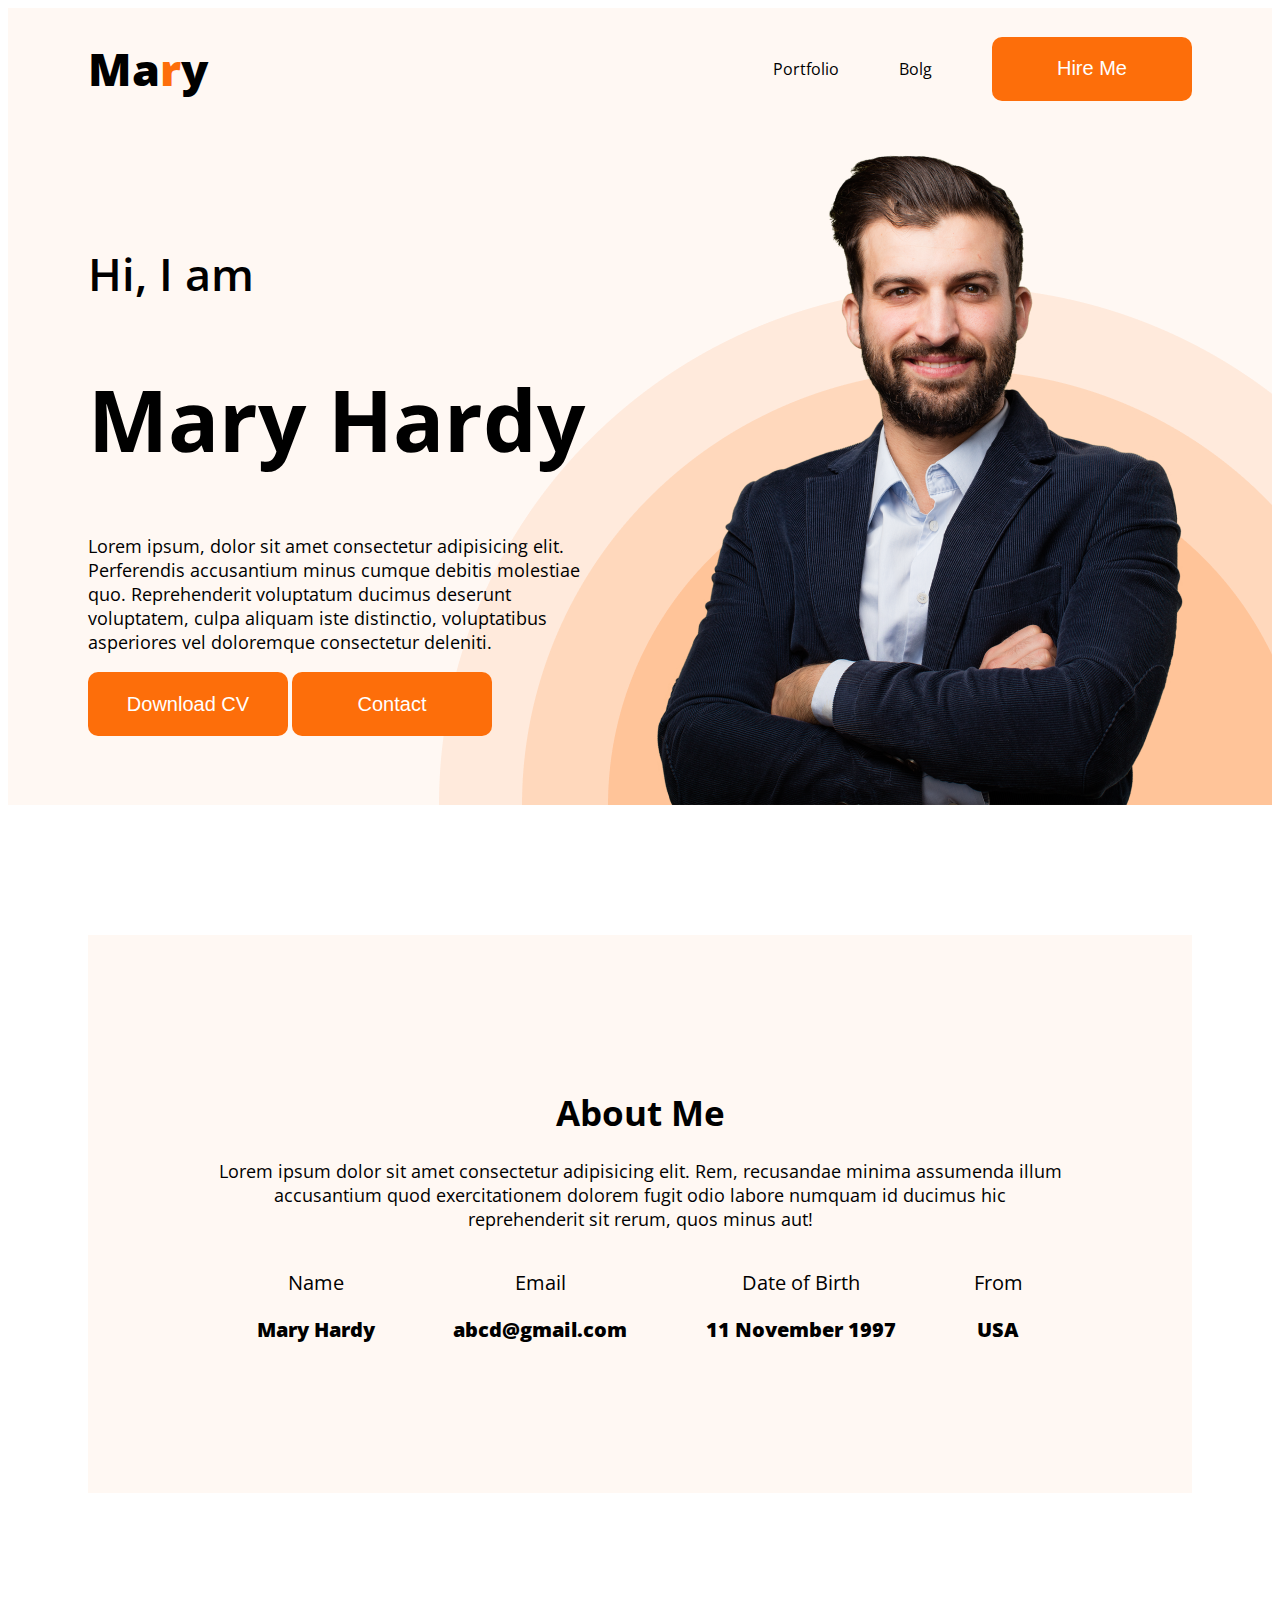
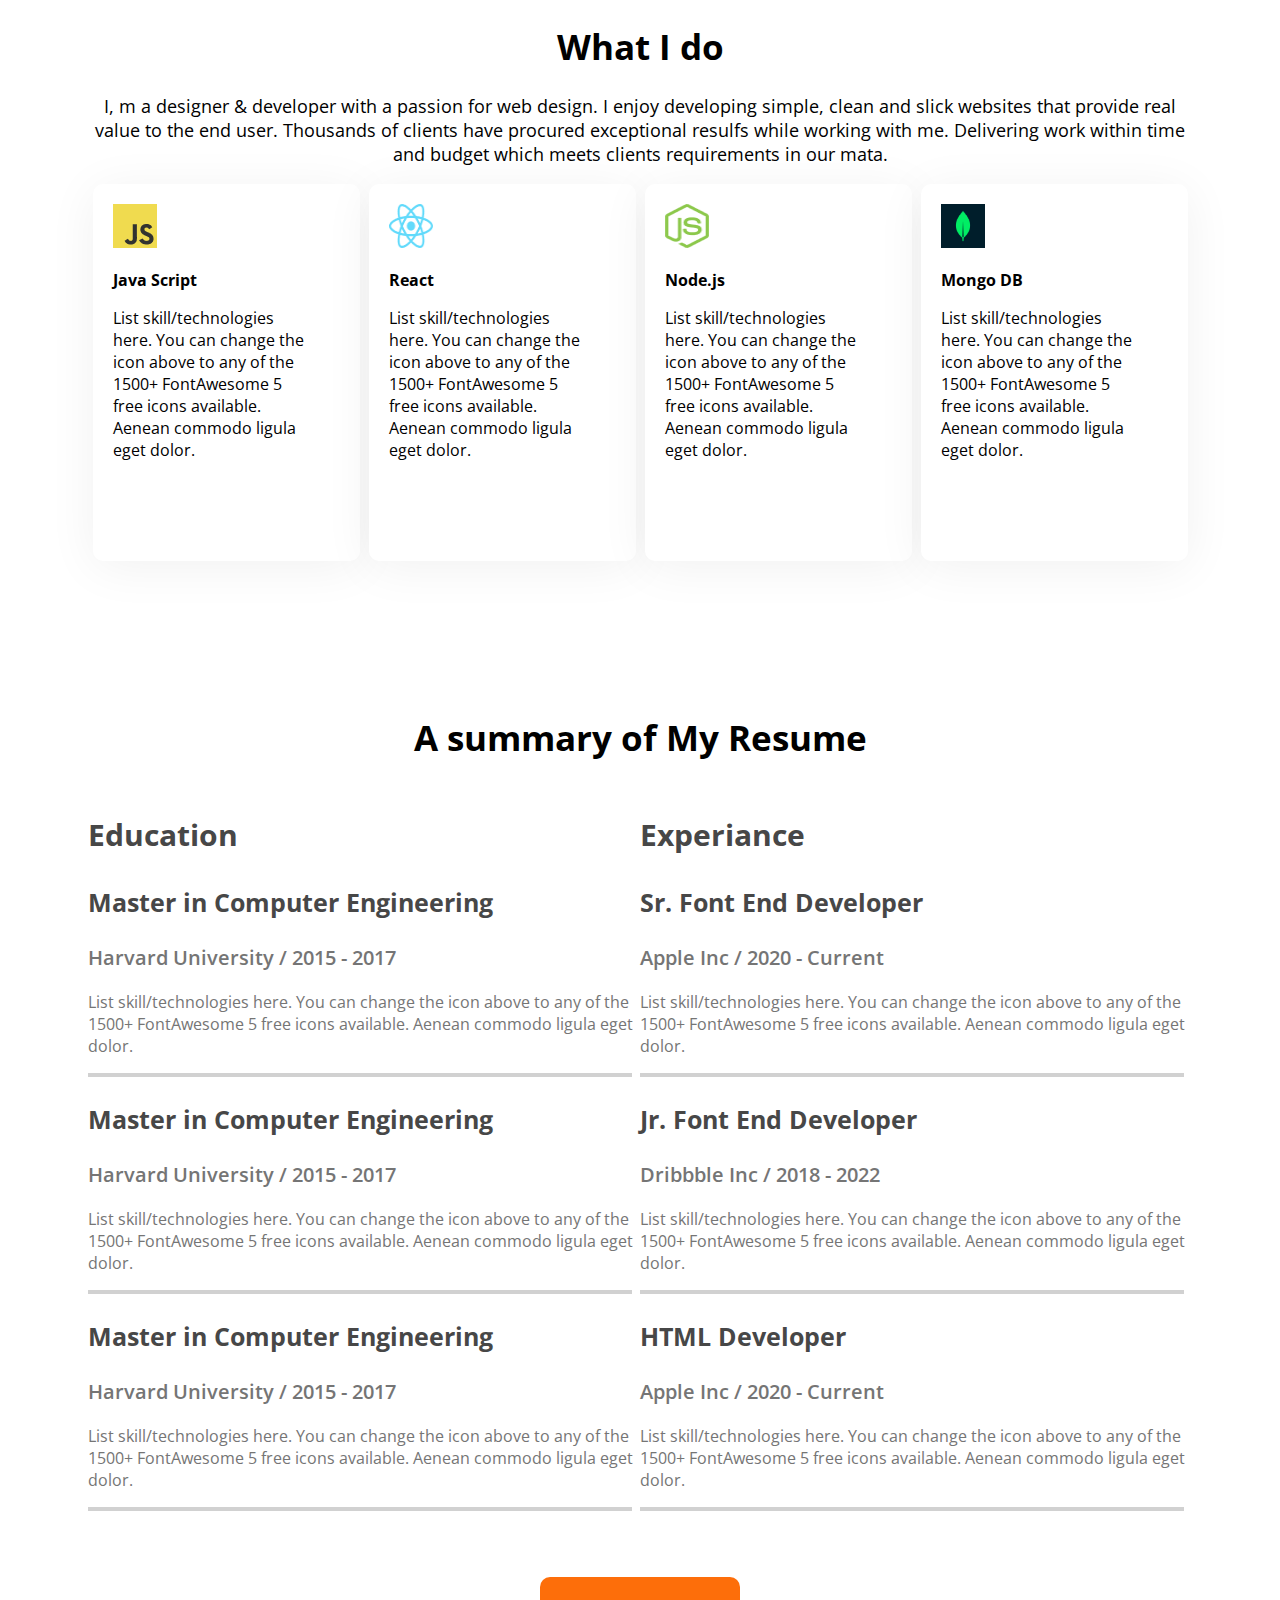
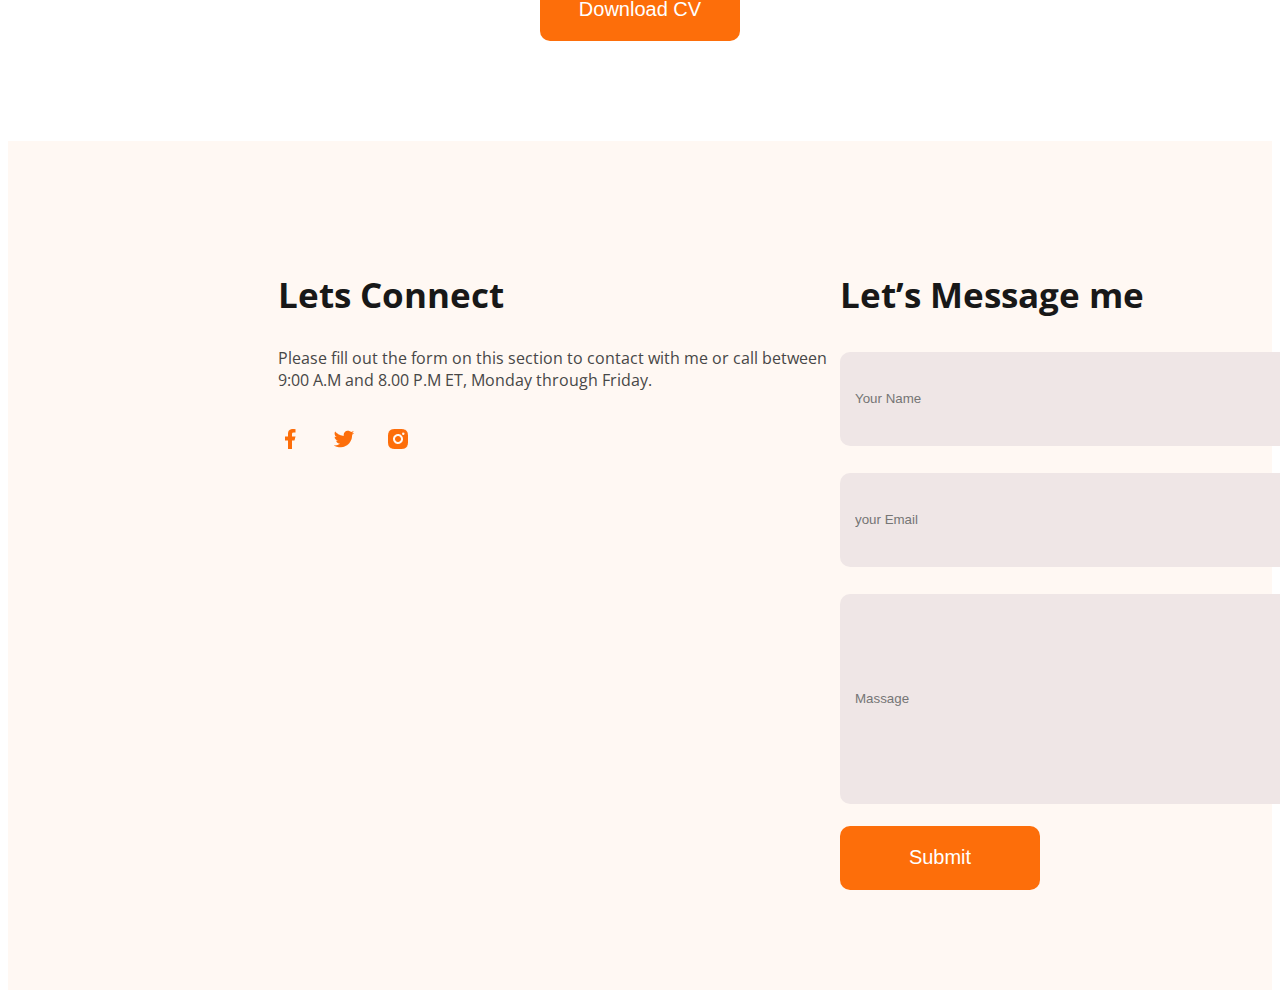
<file: 01. mary hardy-portfolio/index.html>
<!DOCTYPE html>
<html lang="en">
<head>
    <meta charset="UTF-8">
    <meta name="viewport" content="width=device-width, initial-scale=1.0">
    <title>Devoloper Portfolio</title>
    <link rel="stylesheet" href="style.css">
</head>
<body>
    <header class="header">
        <div class="navigation">
            <h1>Ma<span>r</span>y</h1>
            <ul class="header-nav-list">
                <li>Portfolio</li>
                <li>Bolg</li>
                <li><button class="btn-content">Hire Me</button></li>
            </ul>
        </div>
        <div class="banner">
           <div class="banner-text">
            <h3 class="banner-hi">Hi, I am</h3>
            <h1 class="banner-person-name">Mary Hardy</h1>
            <p class="banner-person-paragraph">Lorem ipsum, dolor sit amet consectetur adipisicing elit. Perferendis accusantium minus cumque debitis molestiae quo. Reprehenderit voluptatum ducimus deserunt voluptatem, culpa aliquam iste distinctio, voluptatibus asperiores vel doloremque consectetur deleniti.</p>
            <button class="btn-content">Download CV</button>
            <button class="btn-content">Contact</button>
           </div>
           <img src="image/hardy.png" alt="">
        </div>
    </header>
   <!-- /*main section*/-->
    <main class="main">
        <section class="about">
            <h1 class="content-name">About Me</h1>
            <p class="content-peragraph">Lorem ipsum dolor sit amet consectetur adipisicing elit. Rem, recusandae minima assumenda illum accusantium quod exercitationem dolorem fugit odio labore numquam id ducimus hic reprehenderit sit rerum, quos minus aut!</p>
            <div class="contact">
                <div >
                    <p>Name</p>
                    <p class="peragraph">Mary Hardy</p>
                </div>
                <div>
                    <p>Email</p>
                    <p class="peragraph">abcd@gmail.com</p>
                </div>
                <div>
                    <p>Date of Birth</p>
                    <p class="peragraph">11 November 1997</p>
                </div>
                <div>
                    <p>From</p>
                    <p class="peragraph">USA</p>
                </div>
            </div>
        </section>
        <!--/*work section*/-->
        <section class="work">
            <h1 class="content-name">What I do</h1>
            <p class="content-peragraph">I, m a designer & developer with a passion for web design. I enjoy developing simple, clean and slick websites that provide real value to the end user. Thousands of clients have procured exceptional resulfs while working with me. Delivering work within time and budget which meets clients requirements in our mata. </p>
            <div class="work-name">
                <div class="work-div" >
                    <img src="image/icons/js.png" alt="" class="work-icons">
                    <p class="work-title">Java Script</p>
                    <p class="work-paragraph">List skill/technologies here. You can change the icon above to any of the 1500+ FontAwesome 5 free icons available. Aenean commodo ligula eget dolor.</p>
                </div>
                <div class="work-div">
                    <img src="image/icons/react.png" alt="" class="work-icons">
                    <p class="work-title">React</p>
                    <p class="work-paragraph">List skill/technologies here. You can change the icon above to any of the 1500+ FontAwesome 5 free icons available. Aenean commodo ligula eget dolor.</p>
                </div>
                <div class="work-div">
                    <img src="image/icons/nodejs.png" alt="" class="work-icons">
                    <p class="work-title">Node.js</p>
                    <p class="work-paragraph">List skill/technologies here. You can change the icon above to any of the 1500+ FontAwesome 5 free icons available. Aenean commodo ligula eget dolor.</p>
                </div>
                <div class="work-div">
                    <img src="image/icons/mongo.png" alt="" class="work-icons">
                    <p class="work-title">Mongo DB</p>
                    <p class="work-paragraph">List skill/technologies here. You can change the icon above to any of the 1500+ FontAwesome 5 free icons available. Aenean commodo ligula eget dolor.</p>
                </div>
            </div>
        </section>
        <!--A summary of My Resume-->
        <section class="resume">
            <h1 class="content-name">A summary of My Resume</h1>
            <div class="resume-details">
                <div class="resume-class">
                    <h3 class="resume-title">Education</h3>
                    <div>
                        <h3 class="head-title">Master in Computer Engineering</h3>
                        <p class="place">Harvard University / 2015 - 2017</p>
                        <p class="summary">List skill/technologies here. You can change the icon above 
                            to any of the 1500+ FontAwesome 5 free icons available. Aenean commodo ligula eget dolor.</p>
                        <p class="line"></p>
                    </div>
                    <div>
                        <h3 class="head-title">Master in Computer Engineering</h3>
                        <p class="place">Harvard University / 2015 - 2017</p>
                        <p class="summary">List skill/technologies here. You can change the icon above 
                            to any of the 1500+ FontAwesome 5 free icons available. Aenean commodo ligula eget dolor.</p>
                            <p class="line"></p>
                    </div>
                    <div>
                        <h3 class="head-title">Master in Computer Engineering</h3>
                        <p class="place">Harvard University / 2015 - 2017</p>
                        <p class="summary">List skill/technologies here. You can change the icon above 
                            to any of the 1500+ FontAwesome 5 free icons available. Aenean commodo ligula eget dolor.</p>
                            <p class="line"></p>
                    </div>
                </div>
                <div class="resume-class">
                    <h3 class="resume-title">Experiance</h3>
                    <div>
                        <h3 class="head-title">Sr. Font End Developer</h3>
                        <p class="place">Apple Inc / 2020 - Current</p>
                        <p class="summary">List skill/technologies here. You can change the icon above 
                            to any of the 1500+ FontAwesome 5 free icons available. Aenean commodo ligula eget dolor.</p>
                            <p class="line"></p>
                    </div>
                    <div>
                        <h3 class="head-title">Jr. Font End Developer</h3>
                        <p class="place">Dribbble Inc / 2018 - 2022</p>
                        <p class="summary">List skill/technologies here. You can change the icon above 
                            to any of the 1500+ FontAwesome 5 free icons available. Aenean commodo ligula eget dolor.</p>
                            <p class="line"></p>
                    </div>
                    <div>
                        <h3 class="head-title">HTML Developer</h3>
                        <p class="place">Apple Inc / 2020 - Current</p>
                        <p class="summary">List skill/technologies here. You can change the icon above 
                            to any of the 1500+ FontAwesome 5 free icons available. Aenean commodo ligula eget dolor.</p>
                            <p class="line"></p>
                    </div>
                </div>
            </div>
            <div class="download-cv">
                <button class="btn-content">Download CV</button>
            </div>
        </section>
    </main>
    <footer class="footer">
        <div class="marge">
            <div class="1st-footer">
                <h2 class="footer-title">Lets Connect</h2>
                <p class="footer-paragraph">Please fill out the form on this section to contact with me or call between 9:00 A.M and 8.00 P.M ET, Monday through Friday.</p>
                <div class="icons">
                    <img src="image/icons/facebook.png" alt="" class="socail-icons"
                    ><img src="image/icons/twitter.png" alt="" class="socail-icons">
                    <img src="image/icons/insta.png" alt="" class="socail-icons">
                </div>
            </div>
            <div class="2nd-footer">
                <h2 class="footer-title">Let’s Message me</h2>
                <form action="" class="inbox">
                    <input type="text" placeholder="Your Name" name="text" required>
                    <input type="text" placeholder="your Email" name="email" required>
                    <input class="massage" type="text" placeholder="Massage" name="Massage" required>
                </form>
                <div>
                    <button class="btn-content">Submit</button>
                </div>
            </div>
        </div>
    </footer>
    <p></p>
</body>
</html>
</file>
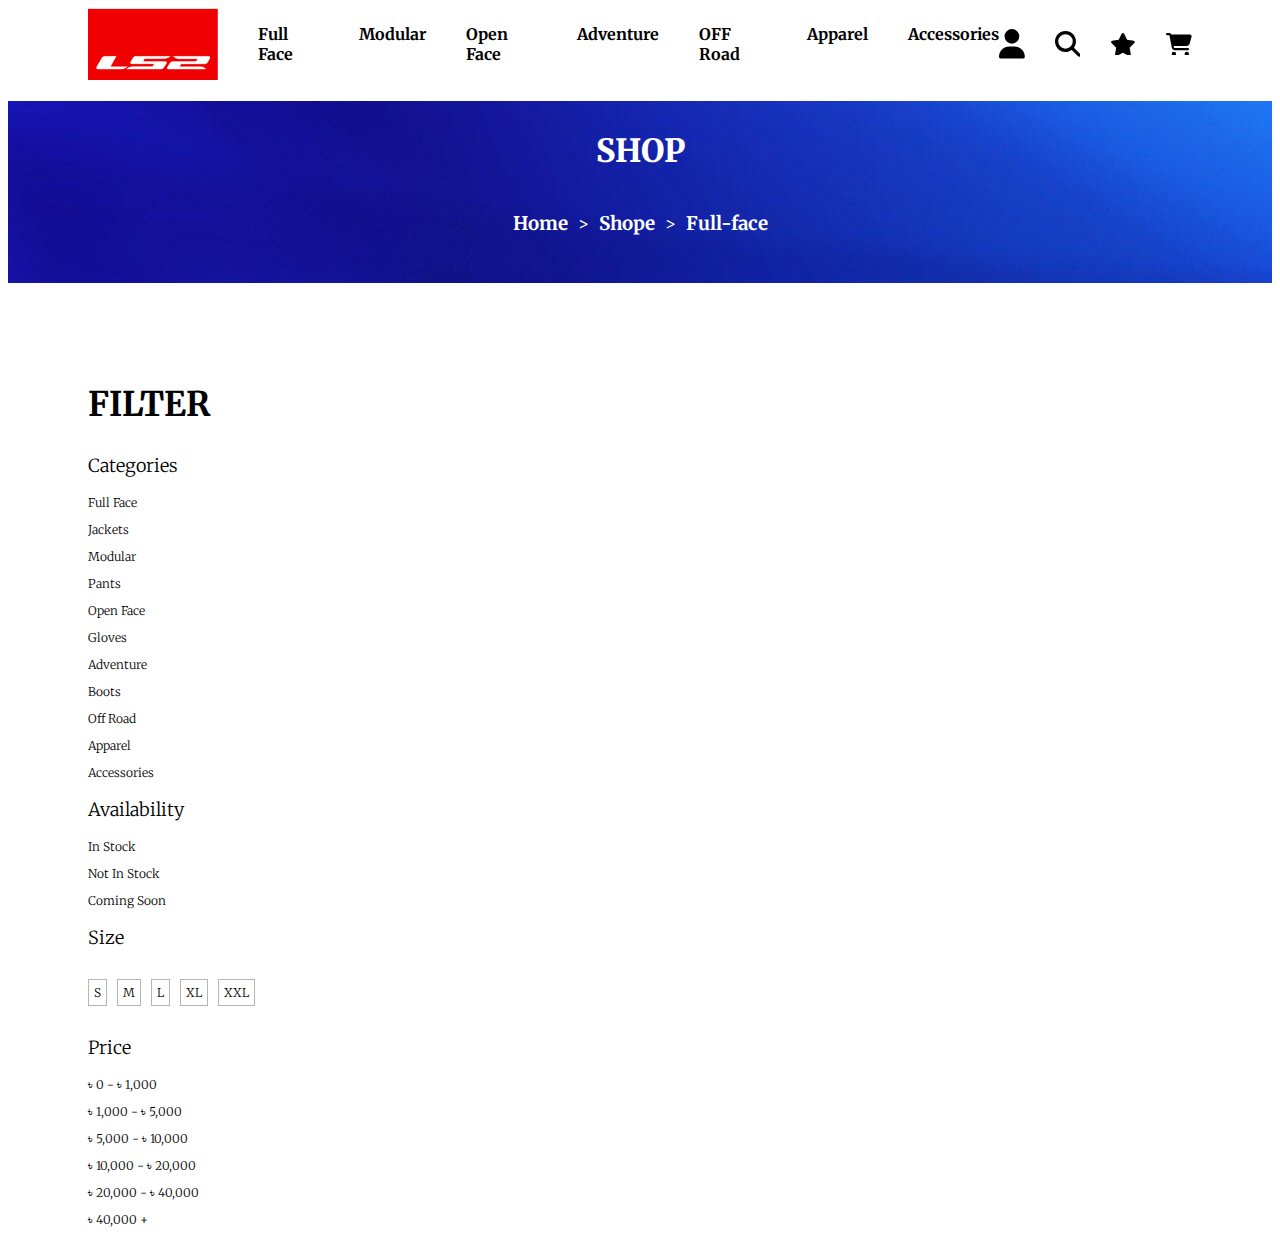
<file: 02. ride-shop/index.html>
<!DOCTYPE html>
<html lang="en">
<head>
    <meta charset="UTF-8">
    <meta name="viewport" content="width=device-width, initial-scale=1.0">
    <title>Full-Face | LS2 Healmets In Bangladesh</title>
    <link rel="stylesheet" href="style.css">
</head>
<body>
    <header class="header">
       <section class="header-a1">
        <img src="image/product/image.png" alt="" class="logo">
        <div>
            <ul class="nev-list">
                <a href="" class="nev"><li>Full Face</li></a>
                <a href="" class="nev"><li>Modular</li></a>
                <a href="" class="nev"><li>Open Face</li></a>
                <a href="" class="nev"><li>Adventure</li></a>
                <a href="" class="nev"><li>OFF Road</li></a>
                <a href="" class="nev"><li>Apparel</li></a>
                <a href="" class="nev"><li>Accessories</li></a>               
            </ul>
        </div>
        <div class="icon">
            <svg xmlns="http://www.w3.org/2000/svg" viewBox="0 0 448 512"><!--!Font Awesome Free 6.7.1 by @fontawesome - https://fontawesome.com License - https://fontawesome.com/license/free Copyright 2024 Fonticons, Inc.--><path d="M224 256A128 128 0 1 0 224 0a128 128 0 1 0 0 256zm-45.7 48C79.8 304 0 383.8 0 482.3C0 498.7 13.3 512 29.7 512l388.6 0c16.4 0 29.7-13.3 29.7-29.7C448 383.8 368.2 304 269.7 304l-91.4 0z"/></svg>
            <svg xmlns="http://www.w3.org/2000/svg" viewBox="0 0 512 512"><!--!Font Awesome Free 6.7.1 by @fontawesome - https://fontawesome.com License - https://fontawesome.com/license/free Copyright 2024 Fonticons, Inc.--><path d="M416 208c0 45.9-14.9 88.3-40 122.7L502.6 457.4c12.5 12.5 12.5 32.8 0 45.3s-32.8 12.5-45.3 0L330.7 376c-34.4 25.2-76.8 40-122.7 40C93.1 416 0 322.9 0 208S93.1 0 208 0S416 93.1 416 208zM208 352a144 144 0 1 0 0-288 144 144 0 1 0 0 288z"/></svg>
            <svg xmlns="http://www.w3.org/2000/svg" viewBox="0 0 576 512"><!--!Font Awesome Free 6.7.1 by @fontawesome - https://fontawesome.com License - https://fontawesome.com/license/free Copyright 2024 Fonticons, Inc.--><path d="M316.9 18C311.6 7 300.4 0 288.1 0s-23.4 7-28.8 18L195 150.3 51.4 171.5c-12 1.8-22 10.2-25.7 21.7s-.7 24.2 7.9 32.7L137.8 329 113.2 474.7c-2 12 3 24.2 12.9 31.3s23 8 33.8 2.3l128.3-68.5 128.3 68.5c10.8 5.7 23.9 4.9 33.8-2.3s14.9-19.3 12.9-31.3L438.5 329 542.7 225.9c8.6-8.5 11.7-21.2 7.9-32.7s-13.7-19.9-25.7-21.7L381.2 150.3 316.9 18z"/></svg>
            <svg xmlns="http://www.w3.org/2000/svg" viewBox="0 0 576 512"><!--!Font Awesome Free 6.7.1 by @fontawesome - https://fontawesome.com License - https://fontawesome.com/license/free Copyright 2024 Fonticons, Inc.--><path d="M0 24C0 10.7 10.7 0 24 0L69.5 0c22 0 41.5 12.8 50.6 32l411 0c26.3 0 45.5 25 38.6 50.4l-41 152.3c-8.5 31.4-37 53.3-69.5 53.3l-288.5 0 5.4 28.5c2.2 11.3 12.1 19.5 23.6 19.5L488 336c13.3 0 24 10.7 24 24s-10.7 24-24 24l-288.3 0c-34.6 0-64.3-24.6-70.7-58.5L77.4 54.5c-.7-3.8-4-6.5-7.9-6.5L24 48C10.7 48 0 37.3 0 24zM128 464a48 48 0 1 1 96 0 48 48 0 1 1 -96 0zm336-48a48 48 0 1 1 0 96 48 48 0 1 1 0-96z"/></svg>
        
        </div>
       </section>
       <section class="cover">
        <h1 class="name">SHOP</h1>
        <div class="cover-link">
            <a href="" class="cover-link-title"><h3>Home</h3></a>
            <p class="cover-link-title">></p>
            <a href="" class="cover-link-title"><h3>Shope</h3></a>
            <P class="cover-link-title">></P>
            <a href="" class="cover-link-title"><h3>Full-face</h3></a>
        </div>
       </section>
    </header>
    <main class="main">
        <section class="filter">
            <div>
                <h2 class="Categori">FILTER</h2>
                <h3>Categories</h3>
                <p class="list">Full Face</p>
                <p class="list">Jackets</p>
                <p class="list">Modular</p>
                <p class="list">Pants</p>
                <p class="list">Open Face</p>
                <p class="list">Gloves</p>
                <p class="list">Adventure</p>
                <p class="list">Boots</p>
                <p class="list">Off Road</p>
                <p class="list">Apparel</p>
                <p class="list">Accessories</p>
            </div>
            <div>
                <h3>Availability</h3>
                <p class="list">In Stock</p>
                <p class="list">Not In Stock</p>
                <p class="list">Coming Soon</p>
            </div>
            <div >
                <h3>Size</h3>
                <div class="size">
                    <p class="list">S</p>
                    <p class="list">M</p>
                    <p class="list">L</p>
                    <p class="list">XL</p>
                    <p class="list">XXL</p>
                </div>
            </div>
            
            <div>
                <h3>Price</h3>
                <p class="list">৳ 0 - ৳ 1,000</p>
                <p class="list">৳ 1,000 - ৳ 5,000</p>
                <p class="list">৳ 5,000 - ৳ 10,000</p>
                <p class="list">৳ 10,000 - ৳ 20,000</p>
                <p class="list">৳ 20,000 - ৳ 40,000</p>
                <p class="list">৳ 40,000 +</p>
            </div>
        </section>
        <section class="product">

        </section>
    </main>
    <footer class="footer">

    </footer>
</body>
</html>
</file>
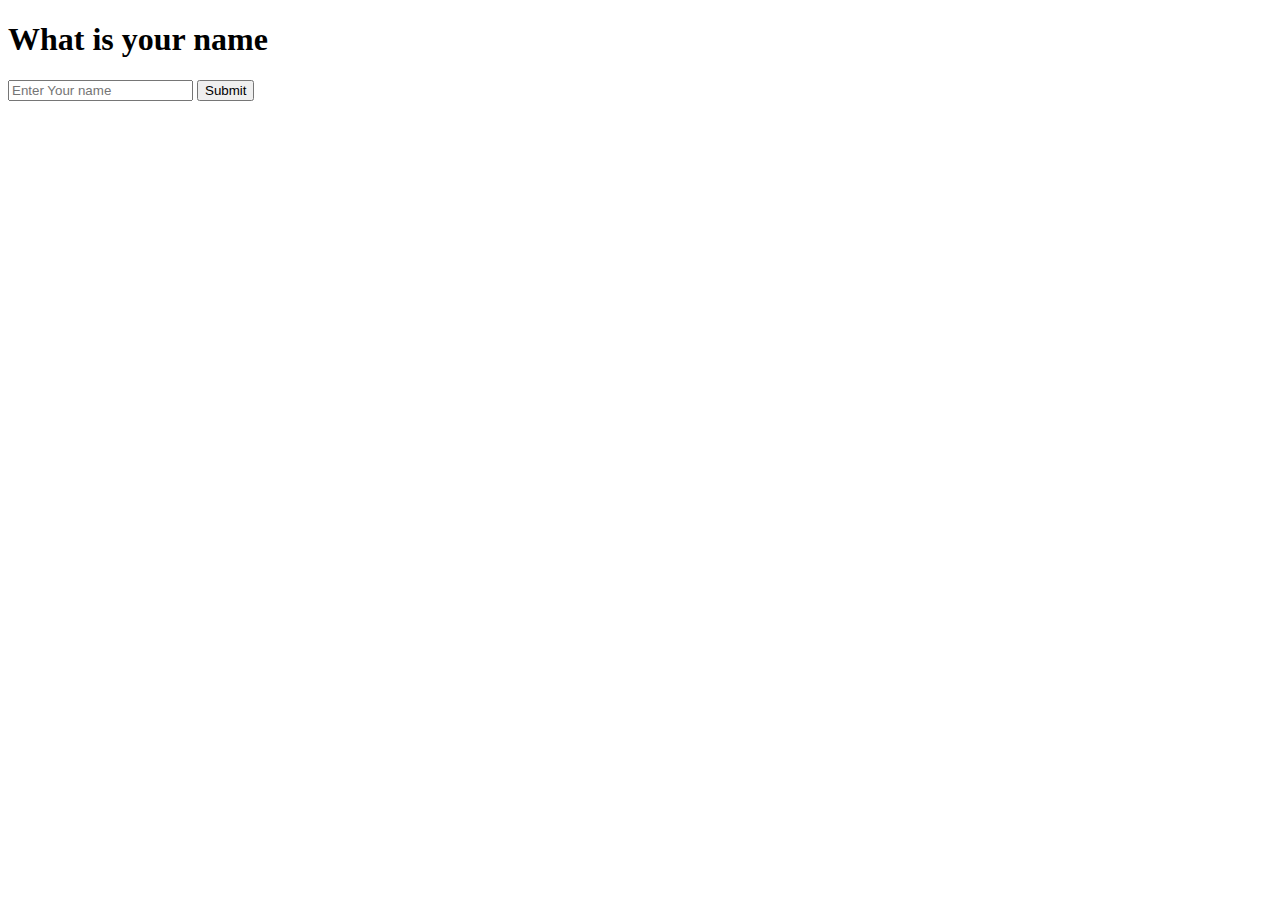
<file: 07 DOM/index.html>
<!DOCTYPE html>
<html lang="en">
<head>
    <meta charset="UTF-8">
    <meta name="viewport" content="width=device-width, initial-scale=1.0">
    <title>Document</title>
</head>
<body>
    <h1 id="name">What is your name</h1>
    <input id="input" type="text" placeholder="Enter Your name">
    <button id="btn">Submit</button>
    <h1></h1>
    <script src="script.js"></script>
</body>
</html>
</file>
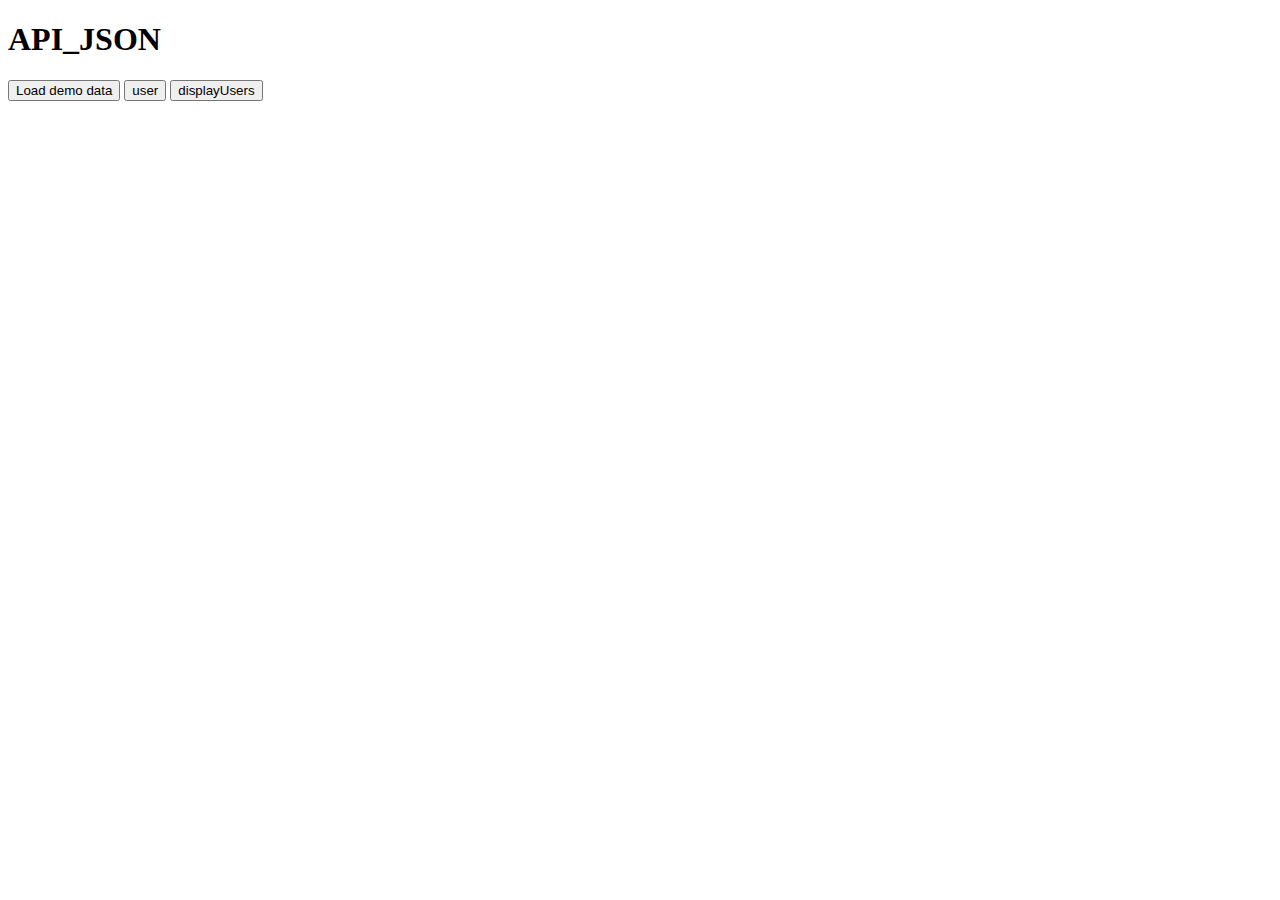
<file: 10 API_JSON/index.html>
<!DOCTYPE html>
<html lang="en">
<head>
    <meta charset="UTF-8">
    <meta name="viewport" content="width=device-width, initial-scale=1.0">
    <title>Document</title>
</head>
<body>
    <h1>API_JSON</h1>
    <button onclick="demodata()">Load demo data</button>
    <button onclick="userButton()">user</button>

    
    <button onclick="disUser()">displayUsers</button><br>
    <div>
        <ul id="userList">

        </ul>
    </div>


    <script src="api.js"></script>
    <script src="display_api.js"></script>
</body>
</html>
</file>
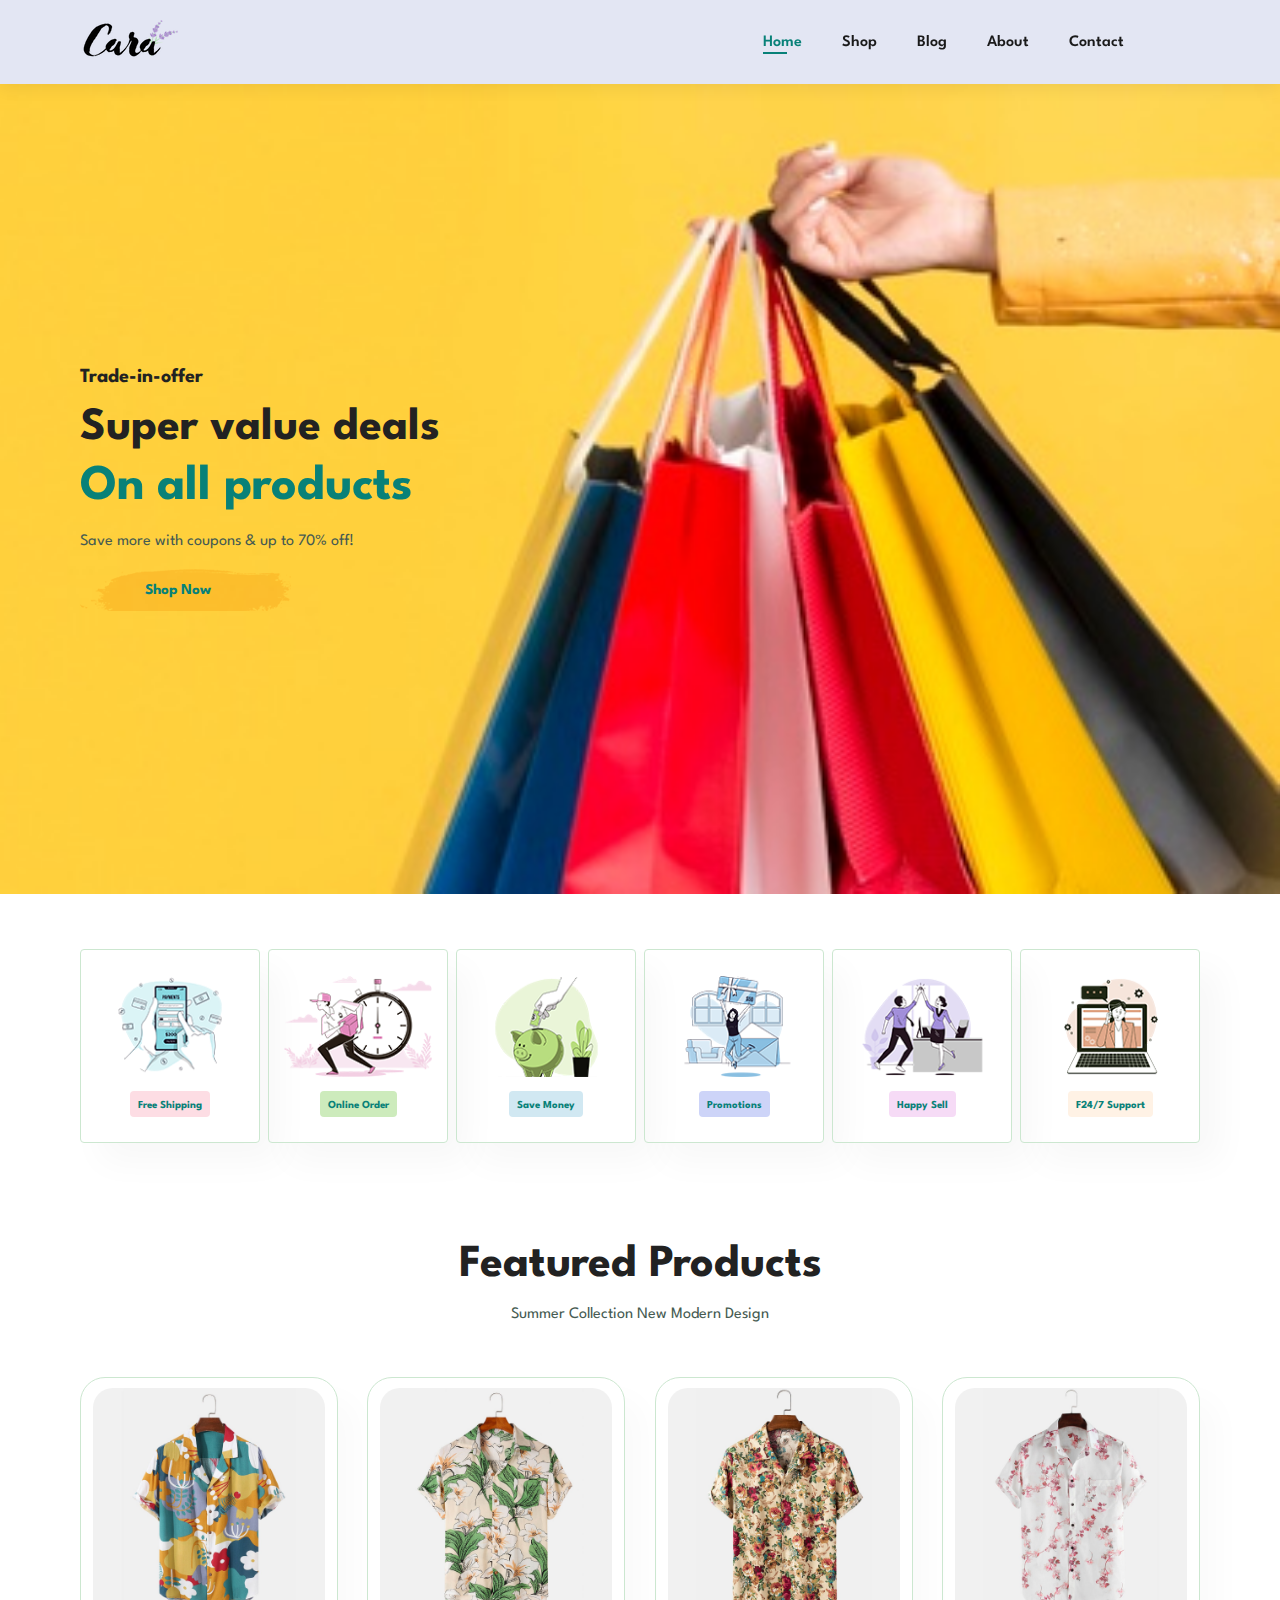
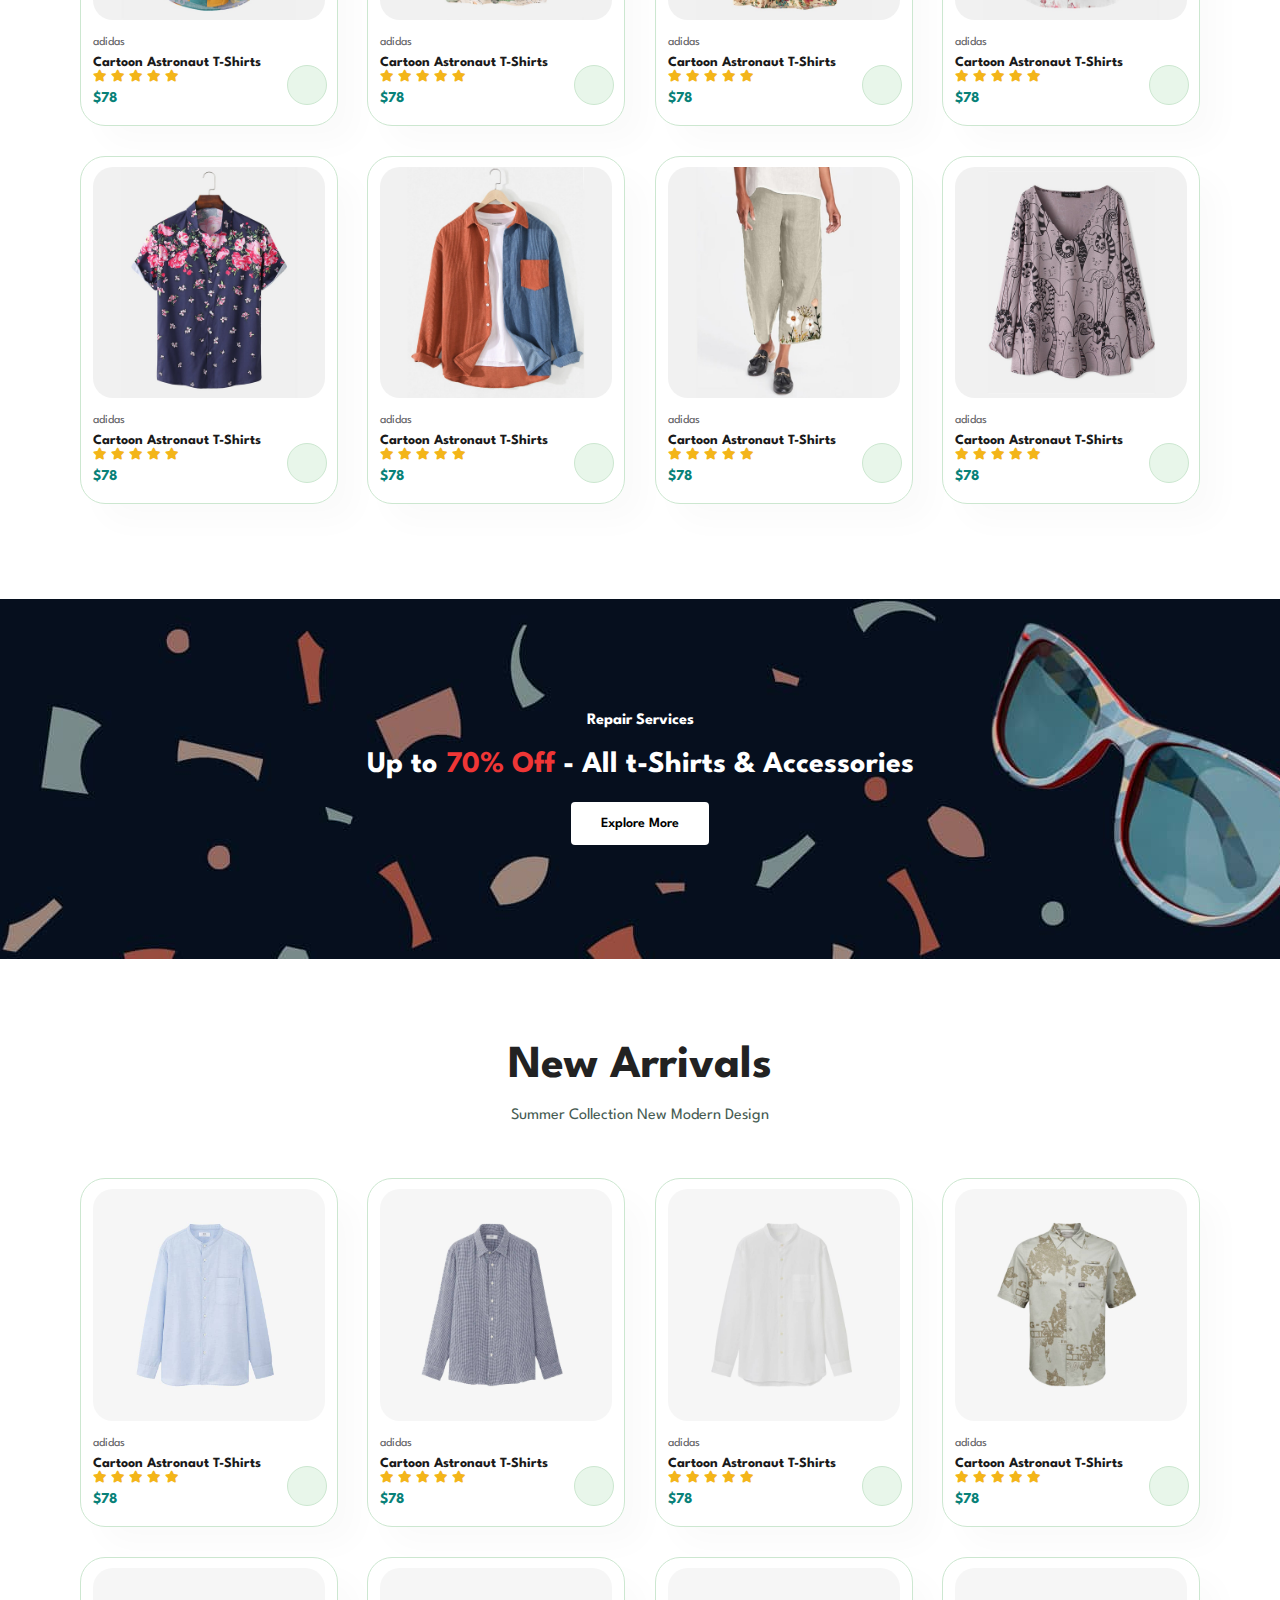
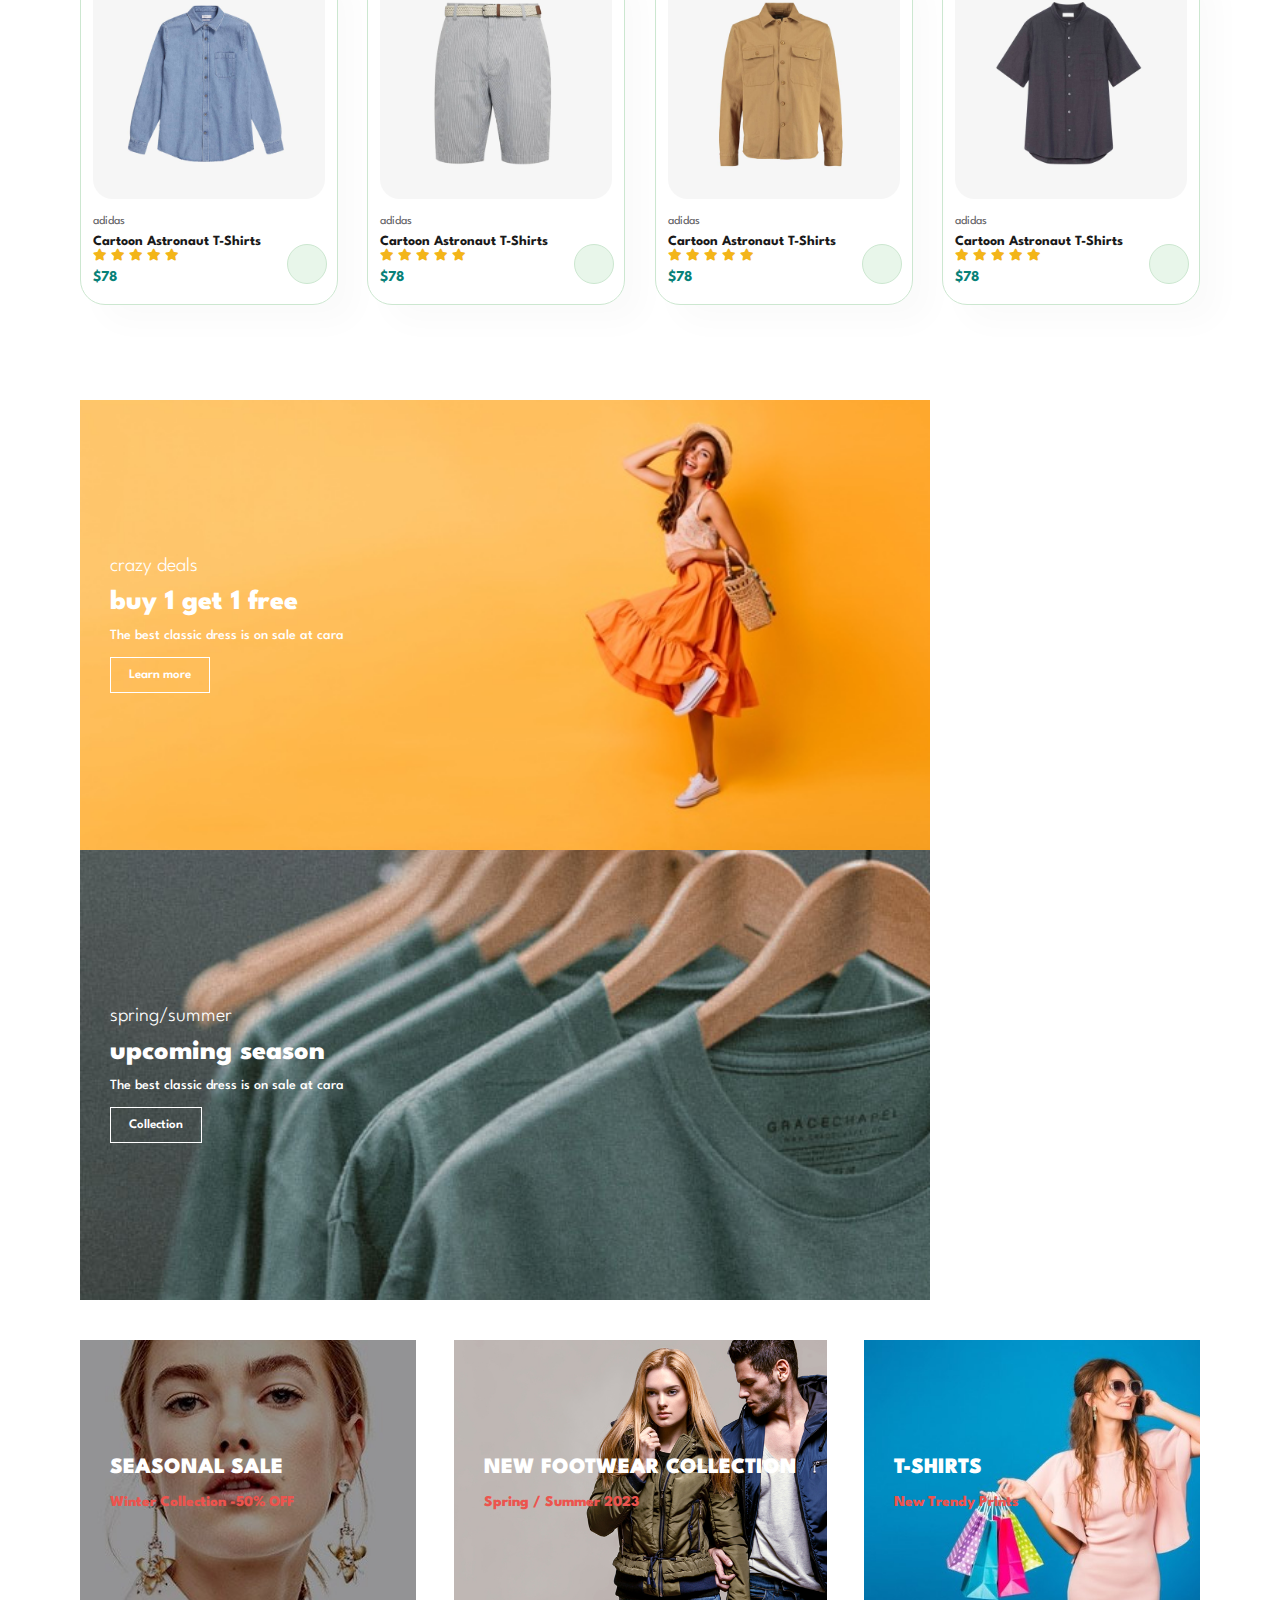
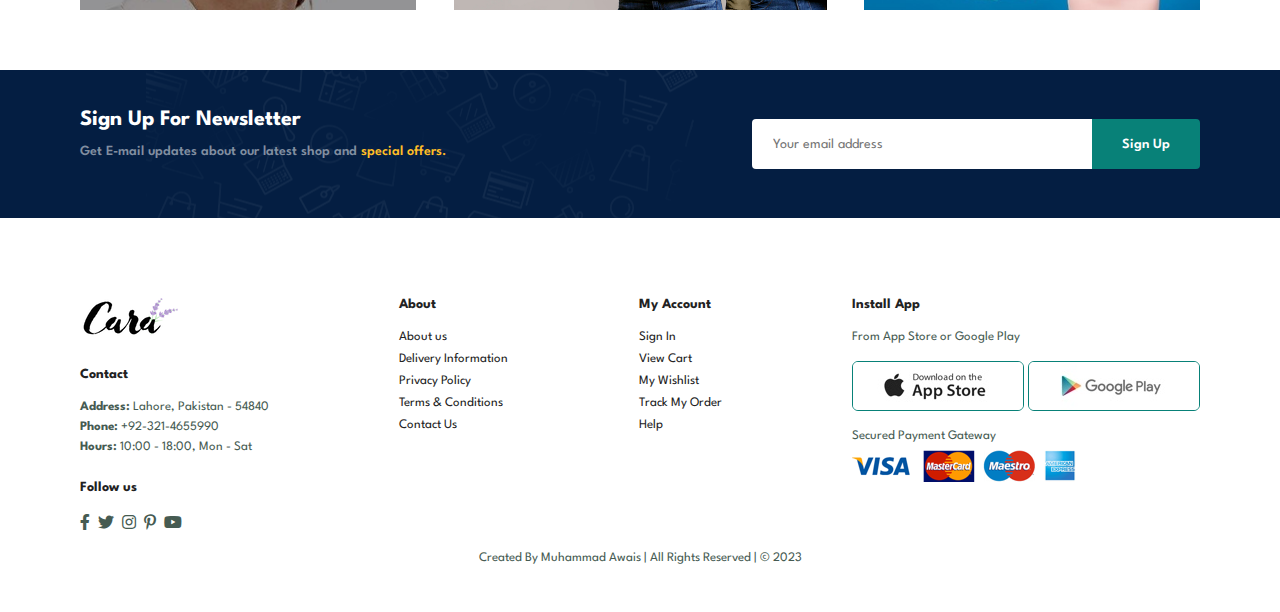
<file: 20. lady-shob-ecommerse-website/index.html>
<!DOCTYPE html>
<html lang="en">
<head>
    <meta charset="UTF-8">
    <meta http-equiv="X-UA-Compatible" content="IE=edge">
    <meta name="viewport" content="width=device-width, initial-scale=1.0">
    <title>e-commerce website</title>

    <!-- font-awesome cdn link -->
    <link rel="stylesheet" href="https://pro.fontawesome.com/releases/v5.10.0/css/all.css"/>

    <!-- custom css file link -->
    <link rel="stylesheet" href="style.css">

</head>
<body>
    
    <section id="header">
        <a href="#"><img src="images/logo.png" class="logo" alt=""></a>
        <div>
            <ul id="navbar">
                <li><a class="active" href="index.html">Home</a></li>
                <li><a href="shop.html">Shop</a></li>
                <li><a href="blog.html">Blog</a></li>
                <li><a href="about.html">About</a></li>
                <li><a href="contact.html">Contact</a></li>
                <li id="lg-bag"><a href="cart.html"><i class="far fa-shopping-bag"></i></a></li>
                <a href="#" id="close"><i class="far fa-times"></i></a>
            </ul>
        </div>
        <div id="mobile">
            <a href="cart.html"><i class="far fa-shopping-bag"></i></a>
            <i id="bar" class="fas fa-outdent"></i>
        </div>
    </section>

    <section id="hero">
        <h4>Trade-in-offer</h4>
        <h2>Super value deals</h2>
        <h1>On all products</h1>
        <p>Save more with coupons & up to 70% off!</p>
        <button>Shop Now</button>
    </section>

    <section id="feature" class="section-p1">
        <div class="fe-box">
            <img src="images/features/f1.png" alt="">
            <h6>Free Shipping</h6>
        </div>
        <div class="fe-box">
            <img src="images/features/f2.png" alt="">
            <h6>Online Order</h6>
        </div>
        <div class="fe-box">
            <img src="images/features/f3.png" alt="">
            <h6>Save Money</h6>
        </div>
        <div class="fe-box">
            <img src="images/features/f4.png" alt="">
            <h6>Promotions</h6>
        </div>
        <div class="fe-box">
            <img src="images/features/f5.png" alt="">
            <h6>Happy Sell</h6>
        </div>
        <div class="fe-box">
            <img src="images/features/f6.png" alt="">
            <h6>F24/7 Support</h6>
        </div>
    </section>

    <section id="product1" class="section-p1">
        <h2>Featured Products</h2>
        <p>Summer Collection New Modern Design</p>
        <div class="pro-container">
            <div class="pro">
                <img src="images/products/f1.jpg" alt="">
                <div class="des">
                    <span>adidas</span>
                    <h5>Cartoon Astronaut T-Shirts</h5>
                    <div class="star">
                        <i class="fas fa-star"></i>
                        <i class="fas fa-star"></i>
                        <i class="fas fa-star"></i>
                        <i class="fas fa-star"></i>
                        <i class="fas fa-star"></i>
                    </div>
                    <h4>$78</h4>
                </div>
                <a href="#"><i class="fas fa-shopping-cart cart"></i></a>
            </div>
            <div class="pro">
                <img src="images/products/f2.jpg" alt="">
                <div class="des">
                    <span>adidas</span>
                    <h5>Cartoon Astronaut T-Shirts</h5>
                    <div class="star">
                        <i class="fas fa-star"></i>
                        <i class="fas fa-star"></i>
                        <i class="fas fa-star"></i>
                        <i class="fas fa-star"></i>
                        <i class="fas fa-star"></i>
                    </div>
                    <h4>$78</h4>
                </div>
                <a href="#"><i class="fas fa-shopping-cart cart"></i></a>
            </div>
            <div class="pro">
                <img src="images/products/f3.jpg" alt="">
                <div class="des">
                    <span>adidas</span>
                    <h5>Cartoon Astronaut T-Shirts</h5>
                    <div class="star">
                        <i class="fas fa-star"></i>
                        <i class="fas fa-star"></i>
                        <i class="fas fa-star"></i>
                        <i class="fas fa-star"></i>
                        <i class="fas fa-star"></i>
                    </div>
                    <h4>$78</h4>
                </div>
                <a href="#"><i class="fas fa-shopping-cart cart"></i></a>
            </div>
            <div class="pro">
                <img src="images/products/f4.jpg" alt="">
                <div class="des">
                    <span>adidas</span>
                    <h5>Cartoon Astronaut T-Shirts</h5>
                    <div class="star">
                        <i class="fas fa-star"></i>
                        <i class="fas fa-star"></i>
                        <i class="fas fa-star"></i>
                        <i class="fas fa-star"></i>
                        <i class="fas fa-star"></i>
                    </div>
                    <h4>$78</h4>
                </div>
                <a href="#"><i class="fas fa-shopping-cart cart"></i></a>
            </div>
            <div class="pro">
                <img src="images/products/f5.jpg" alt="">
                <div class="des">
                    <span>adidas</span>
                    <h5>Cartoon Astronaut T-Shirts</h5>
                    <div class="star">
                        <i class="fas fa-star"></i>
                        <i class="fas fa-star"></i>
                        <i class="fas fa-star"></i>
                        <i class="fas fa-star"></i>
                        <i class="fas fa-star"></i>
                    </div>
                    <h4>$78</h4>
                </div>
                <a href="#"><i class="fas fa-shopping-cart cart"></i></a>
            </div>
            <div class="pro">
                <img src="images/products/f6.jpg" alt="">
                <div class="des">
                    <span>adidas</span>
                    <h5>Cartoon Astronaut T-Shirts</h5>
                    <div class="star">
                        <i class="fas fa-star"></i>
                        <i class="fas fa-star"></i>
                        <i class="fas fa-star"></i>
                        <i class="fas fa-star"></i>
                        <i class="fas fa-star"></i>
                    </div>
                    <h4>$78</h4>
                </div>
                <a href="#"><i class="fas fa-shopping-cart cart"></i></a>
            </div>
            <div class="pro">
                <img src="images/products/f7.jpg" alt="">
                <div class="des">
                    <span>adidas</span>
                    <h5>Cartoon Astronaut T-Shirts</h5>
                    <div class="star">
                        <i class="fas fa-star"></i>
                        <i class="fas fa-star"></i>
                        <i class="fas fa-star"></i>
                        <i class="fas fa-star"></i>
                        <i class="fas fa-star"></i>
                    </div>
                    <h4>$78</h4>
                </div>
                <a href="#"><i class="fas fa-shopping-cart cart"></i></a>
            </div>
            <div class="pro">
                <img src="images/products/f8.jpg" alt="">
                <div class="des">
                    <span>adidas</span>
                    <h5>Cartoon Astronaut T-Shirts</h5>
                    <div class="star">
                        <i class="fas fa-star"></i>
                        <i class="fas fa-star"></i>
                        <i class="fas fa-star"></i>
                        <i class="fas fa-star"></i>
                        <i class="fas fa-star"></i>
                    </div>
                    <h4>$78</h4>
                </div>
                <a href="#"><i class="fas fa-shopping-cart cart"></i></a>
            </div>
        </div>
    </section>

    <section id="banner" class="section-m1">
        <h4>Repair Services</h4>
        <h2>Up to <span>70% Off</span> - All t-Shirts & Accessories</h2>
        <button class="normal">Explore More</button>
    </section>

    <section id="product1" class="section-p1">
        <h2>New Arrivals</h2>
        <p>Summer Collection New Modern Design</p>
        <div class="pro-container">
            <div class="pro">
                <img src="images/products/n1.jpg" alt="">
                <div class="des">
                    <span>adidas</span>
                    <h5>Cartoon Astronaut T-Shirts</h5>
                    <div class="star">
                        <i class="fas fa-star"></i>
                        <i class="fas fa-star"></i>
                        <i class="fas fa-star"></i>
                        <i class="fas fa-star"></i>
                        <i class="fas fa-star"></i>
                    </div>
                    <h4>$78</h4>
                </div>
                <a href="#"><i class="fas fa-shopping-cart cart"></i></a>
            </div>
            <div class="pro">
                <img src="images/products/n2.jpg" alt="">
                <div class="des">
                    <span>adidas</span>
                    <h5>Cartoon Astronaut T-Shirts</h5>
                    <div class="star">
                        <i class="fas fa-star"></i>
                        <i class="fas fa-star"></i>
                        <i class="fas fa-star"></i>
                        <i class="fas fa-star"></i>
                        <i class="fas fa-star"></i>
                    </div>
                    <h4>$78</h4>
                </div>
                <a href="#"><i class="fas fa-shopping-cart cart"></i></a>
            </div>
            <div class="pro">
                <img src="images/products/n3.jpg" alt="">
                <div class="des">
                    <span>adidas</span>
                    <h5>Cartoon Astronaut T-Shirts</h5>
                    <div class="star">
                        <i class="fas fa-star"></i>
                        <i class="fas fa-star"></i>
                        <i class="fas fa-star"></i>
                        <i class="fas fa-star"></i>
                        <i class="fas fa-star"></i>
                    </div>
                    <h4>$78</h4>
                </div>
                <a href="#"><i class="fas fa-shopping-cart cart"></i></a>
            </div>
            <div class="pro">
                <img src="images/products/n4.jpg" alt="">
                <div class="des">
                    <span>adidas</span>
                    <h5>Cartoon Astronaut T-Shirts</h5>
                    <div class="star">
                        <i class="fas fa-star"></i>
                        <i class="fas fa-star"></i>
                        <i class="fas fa-star"></i>
                        <i class="fas fa-star"></i>
                        <i class="fas fa-star"></i>
                    </div>
                    <h4>$78</h4>
                </div>
                <a href="#"><i class="fas fa-shopping-cart cart"></i></a>
            </div>
            <div class="pro">
                <img src="images/products/n5.jpg" alt="">
                <div class="des">
                    <span>adidas</span>
                    <h5>Cartoon Astronaut T-Shirts</h5>
                    <div class="star">
                        <i class="fas fa-star"></i>
                        <i class="fas fa-star"></i>
                        <i class="fas fa-star"></i>
                        <i class="fas fa-star"></i>
                        <i class="fas fa-star"></i>
                    </div>
                    <h4>$78</h4>
                </div>
                <a href="#"><i class="fas fa-shopping-cart cart"></i></a>
            </div>
            <div class="pro">
                <img src="images/products/n6.jpg" alt="">
                <div class="des">
                    <span>adidas</span>
                    <h5>Cartoon Astronaut T-Shirts</h5>
                    <div class="star">
                        <i class="fas fa-star"></i>
                        <i class="fas fa-star"></i>
                        <i class="fas fa-star"></i>
                        <i class="fas fa-star"></i>
                        <i class="fas fa-star"></i>
                    </div>
                    <h4>$78</h4>
                </div>
                <a href="#"><i class="fas fa-shopping-cart cart"></i></a>
            </div>
            <div class="pro">
                <img src="images/products/n7.jpg" alt="">
                <div class="des">
                    <span>adidas</span>
                    <h5>Cartoon Astronaut T-Shirts</h5>
                    <div class="star">
                        <i class="fas fa-star"></i>
                        <i class="fas fa-star"></i>
                        <i class="fas fa-star"></i>
                        <i class="fas fa-star"></i>
                        <i class="fas fa-star"></i>
                    </div>
                    <h4>$78</h4>
                </div>
                <a href="#"><i class="fas fa-shopping-cart cart"></i></a>
            </div>
            <div class="pro">
                <img src="images/products/n8.jpg" alt="">
                <div class="des">
                    <span>adidas</span>
                    <h5>Cartoon Astronaut T-Shirts</h5>
                    <div class="star">
                        <i class="fas fa-star"></i>
                        <i class="fas fa-star"></i>
                        <i class="fas fa-star"></i>
                        <i class="fas fa-star"></i>
                        <i class="fas fa-star"></i>
                    </div>
                    <h4>$78</h4>
                </div>
                <a href="#"><i class="fas fa-shopping-cart cart"></i></a>
            </div>
        </div>
    </section>

    <section id="sm-banner" class="section-p1">
        <div class="banner-box">
            <h4>crazy deals</h4>
            <h2>buy 1 get 1 free</h2>
            <span>The best classic dress is on sale at cara</span>
            <button class="white">Learn more</button>
        </div>
        <div class="banner-box">
            <h4>spring/summer</h4>
            <h2>upcoming season</h2>
            <span>The best classic dress is on sale at cara</span>
            <button class="white">Collection</button>
        </div>
    </section>

    <section id="banner3">
        <div class="banner-box">
            <h2>SEASONAL SALE</h2>
            <h3>Winter Collection -50% OFF</h3>
        </div>
        <div class="banner-box">
            <h2>NEW FOOTWEAR COLLECTION</h2>
            <h3>Spring / Summer 2023</h3>
        </div>
        <div class="banner-box">
            <h2>T-SHIRTS</h2>
            <h3>New Trendy Prints</h3>
        </div>
    </section>

    <section id="newsletter" class="section-p1 section-m1">
        <div class="newstext">
            <h4>Sign Up For Newsletter</h4>
            <p>Get E-mail updates about our latest shop and <span>special offers.</span></p>
        </div>
        <div class="form">
            <input type="text" placeholder="Your email address">
            <button class="normal">Sign Up</button>
        </div>
    </section>

    <footer class="section-p1">
        <div class="col">
            <img class="logo" src="images/logo.png" alt="">
            <h4>Contact</h4>
            <p><strong>Address:</strong> Lahore, Pakistan - 54840</p>
            <p><strong>Phone:</strong> +92-321-4655990</p>
            <p><strong>Hours:</strong> 10:00 - 18:00, Mon - Sat</p>
            <div class="follow">
                <h4>Follow us</h4>
                <div class="icon">
                    <i class="fab fa-facebook-f"></i>
                    <i class="fab fa-twitter"></i>
                    <i class="fab fa-instagram"></i>
                    <i class="fab fa-pinterest-p"></i>
                    <i class="fab fa-youtube"></i>
                </div>
            </div>
        </div>
        <div class="col">
            <h4>About</h4>
            <a href="#">About us</a>
            <a href="#">Delivery Information</a>
            <a href="#">Privacy Policy</a>
            <a href="#">Terms & Conditions</a>
            <a href="#">Contact Us</a>
        </div>
        <div class="col">
            <h4>My Account</h4>
            <a href="#">Sign In</a>
            <a href="#">View Cart</a>
            <a href="#">My Wishlist</a>
            <a href="#">Track My Order</a>
            <a href="#">Help</a>
        </div>
        <div class="col install">
            <h4>Install App</h4>
            <p>From App Store or Google Play</p>
            <div class="row">
                <img src="images/pay/app.jpg" alt="">
                <img src="images/pay/play.jpg" alt="">
            </div>
            <p>Secured Payment Gateway</p>
            <img src="images/pay/pay.png" alt="">
        </div>
        <div class="copyright">
            <p>Created By Muhammad Awais | All Rights Reserved | &#169; 2023</p>
        </div>
    </footer>

    <!-- javascript script file link -->
    <script src="script.js"></script>
</body>
</html>
</file>
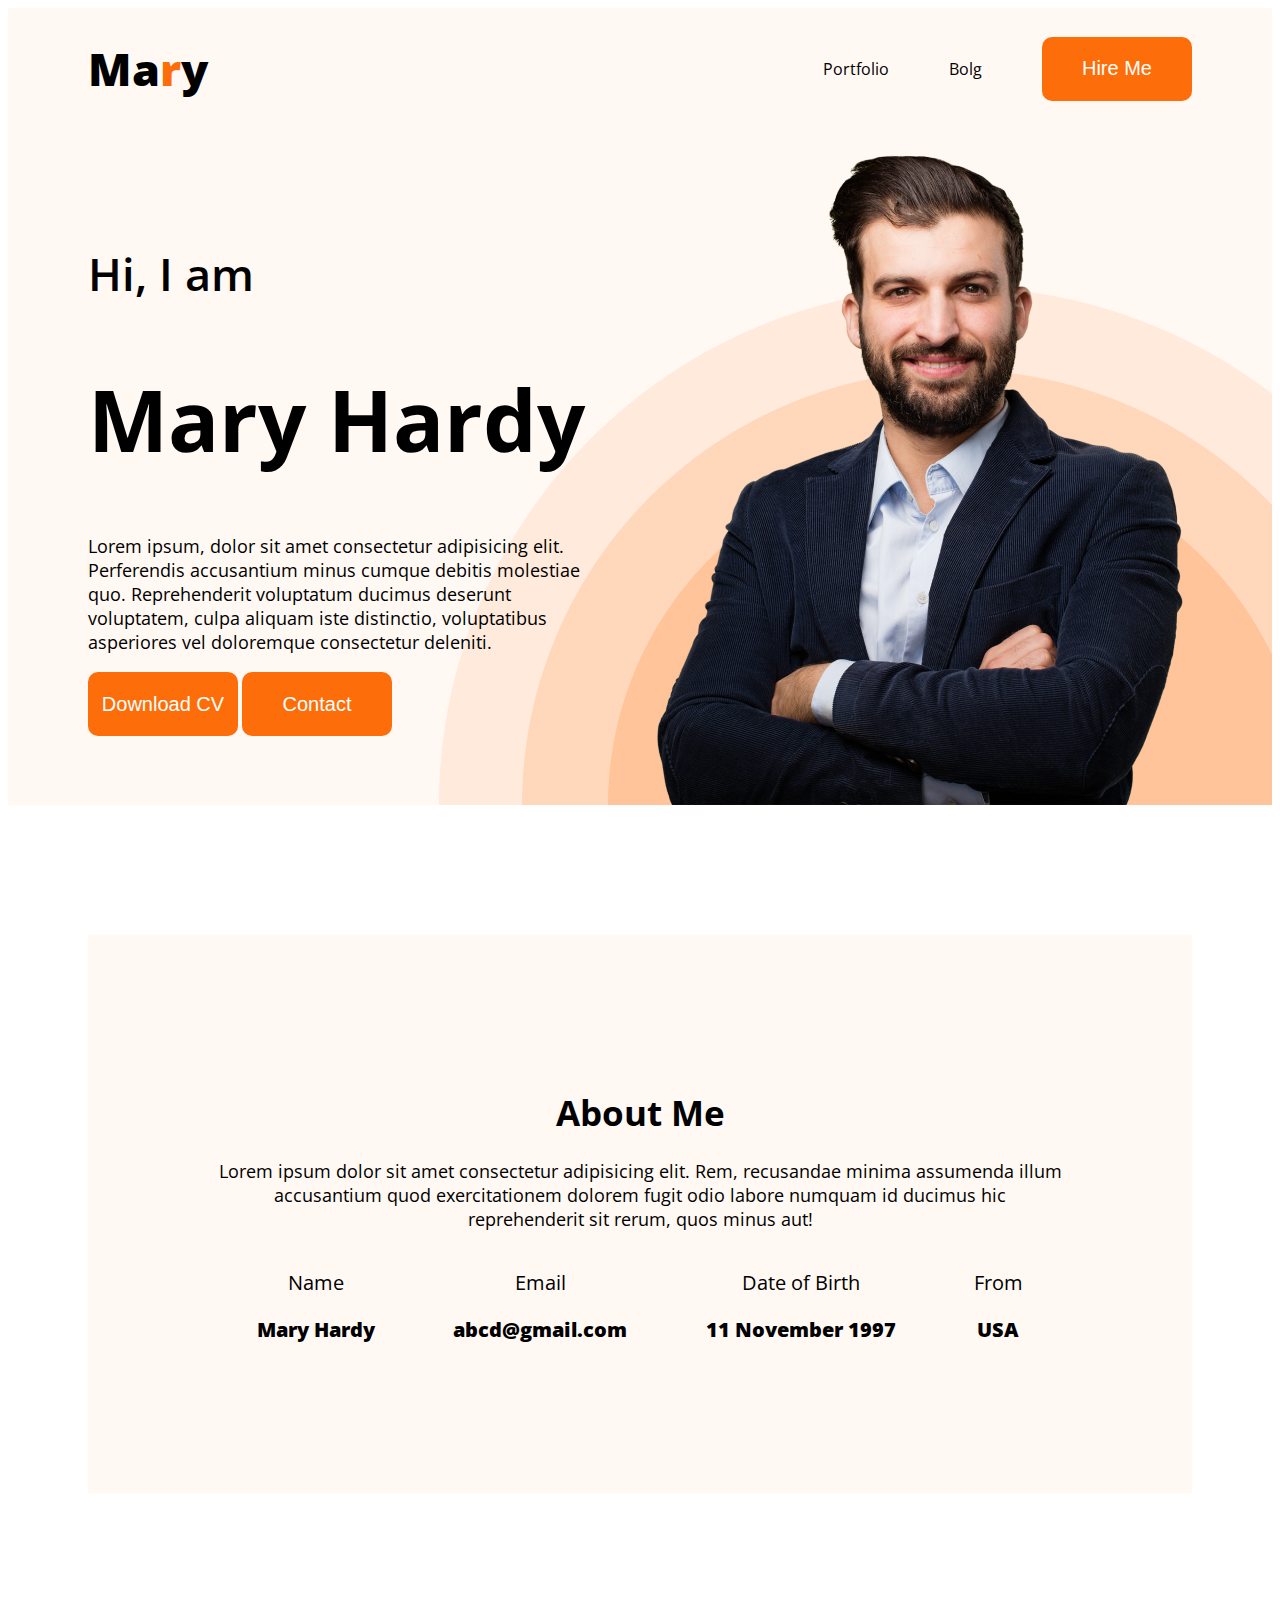
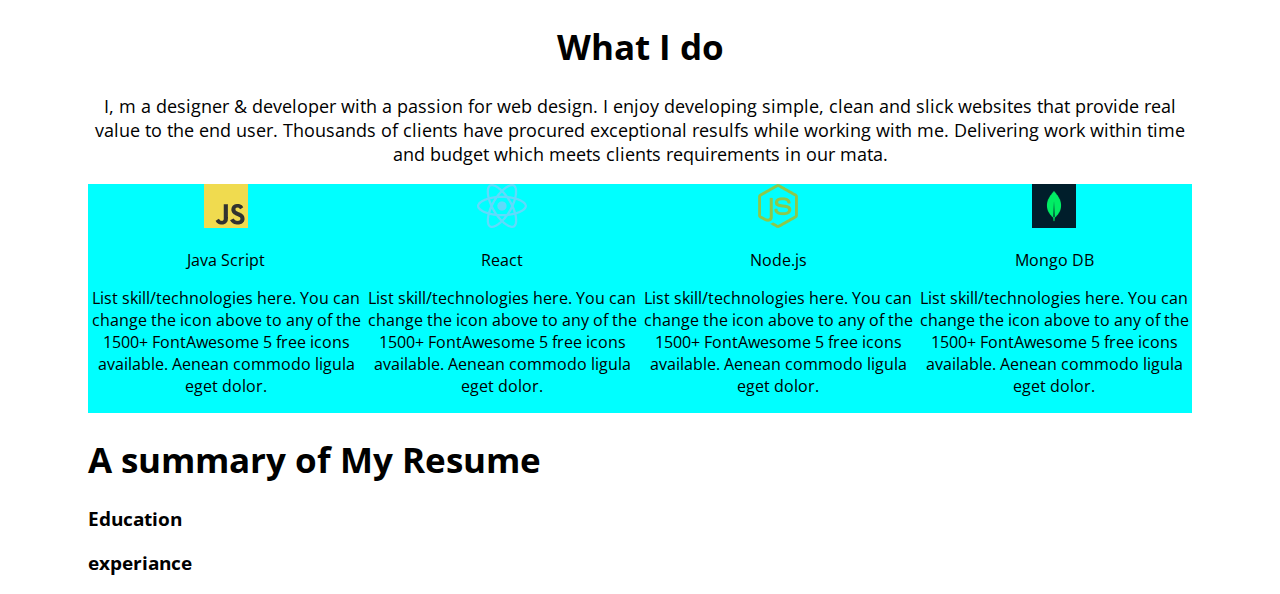
<file: mary/index.html>
<!DOCTYPE html>
<html lang="en">
<head>
    <meta charset="UTF-8">
    <meta name="viewport" content="width=device-width, initial-scale=1.0">
    <title>Devoloper Portfolio</title>
    <link rel="stylesheet" href="style.css">
</head>
<body>
    <header class="header">
        <div class="navigation">
            <h1>Ma<span>r</span>y</h1>
            <ul class="header-nav-list">
                <li>Portfolio</li>
                <li>Bolg</li>
                <li><button class="btn-content">Hire Me</button></li>
            </ul>
        </div>
        <div class="banner">
           <div class="banner-text">
            <h3 class="banner-hi">Hi, I am</h3>
            <h1 class="banner-person-name">Mary Hardy</h1>
            <p class="banner-person-paragraph">Lorem ipsum, dolor sit amet consectetur adipisicing elit. Perferendis accusantium minus cumque debitis molestiae quo. Reprehenderit voluptatum ducimus deserunt voluptatem, culpa aliquam iste distinctio, voluptatibus asperiores vel doloremque consectetur deleniti.</p>
            <button class="btn-content">Download CV</button>
            <button class="btn-content">Contact</button>
           </div>
           <img src="image/hardy.png" alt="">
        </div>
    </header>
   <!-- /*main section*/-->
    <main class="main">
        <section class="about">
            <h1 class="content-name">About Me</h1>
            <p class="content-peragraph">Lorem ipsum dolor sit amet consectetur adipisicing elit. Rem, recusandae minima assumenda illum accusantium quod exercitationem dolorem fugit odio labore numquam id ducimus hic reprehenderit sit rerum, quos minus aut!</p>
            <div class="contact">
                <div >
                    <p>Name</p>
                    <p class="peragraph">Mary Hardy</p>
                </div>
                <div>
                    <p>Email</p>
                    <p class="peragraph">abcd@gmail.com</p>
                </div>
                <div>
                    <p>Date of Birth</p>
                    <p class="peragraph">11 November 1997</p>
                </div>
                <div>
                    <p>From</p>
                    <p class="peragraph">USA</p>
                </div>
            </div>
        </section>
        <!--/*work section*/-->
        <section class="work">
            <h1 class="content-name">What I do</h1>
            <p class="content-peragraph">I, m a designer & developer with a passion for web design. I enjoy developing simple, clean and slick websites that provide real value to the end user. Thousands of clients have procured exceptional resulfs while working with me. Delivering work within time and budget which meets clients requirements in our mata. </p>
            <div class="work-name">
                <div class="work-div" >
                    <img src="image/icons/js.png" alt="" class="work-icons">
                    <p class="work-title">Java Script</p>
                    <p class="work-paragraph">List skill/technologies here. You can change the icon above to any of the 1500+ FontAwesome 5 free icons available. Aenean commodo ligula eget dolor.</p>
                </div>
                <div class="work-div">
                    <img src="image/icons/react.png" alt="" class="work-icons">
                    <p class="work-title">React</p>
                    <p class="work-paragraph">List skill/technologies here. You can change the icon above to any of the 1500+ FontAwesome 5 free icons available. Aenean commodo ligula eget dolor.</p>
                </div>
                <div class="work-div">
                    <img src="image/icons/nodejs.png" alt="" class="work-icons">
                    <p class="work-title">Node.js</p>
                    <p class="work-paragraph">List skill/technologies here. You can change the icon above to any of the 1500+ FontAwesome 5 free icons available. Aenean commodo ligula eget dolor.</p>
                </div>
                <div class="work-div">
                    <img src="image/icons/mongo.png" alt="" class="work-icons">
                    <p class="work-title">Mongo DB</p>
                    <p class="work-paragraph">List skill/technologies here. You can change the icon above to any of the 1500+ FontAwesome 5 free icons available. Aenean commodo ligula eget dolor.</p>
                </div>
            </div>
        </section>
        <!--A summary of My Resume-->
        <section class="resume">
            <h1 class="content-name">A summary of My Resume</h1>
            <div class="resume-details">
                <div class="education">
                    <h3>Education</h3>
                </div>
                <div class="experiance">
                    <h3>experiance</h3>
                </div>
            </div>
        </section>
    </main>
    <footer>

    </footer>
</body>
</html>
</file>
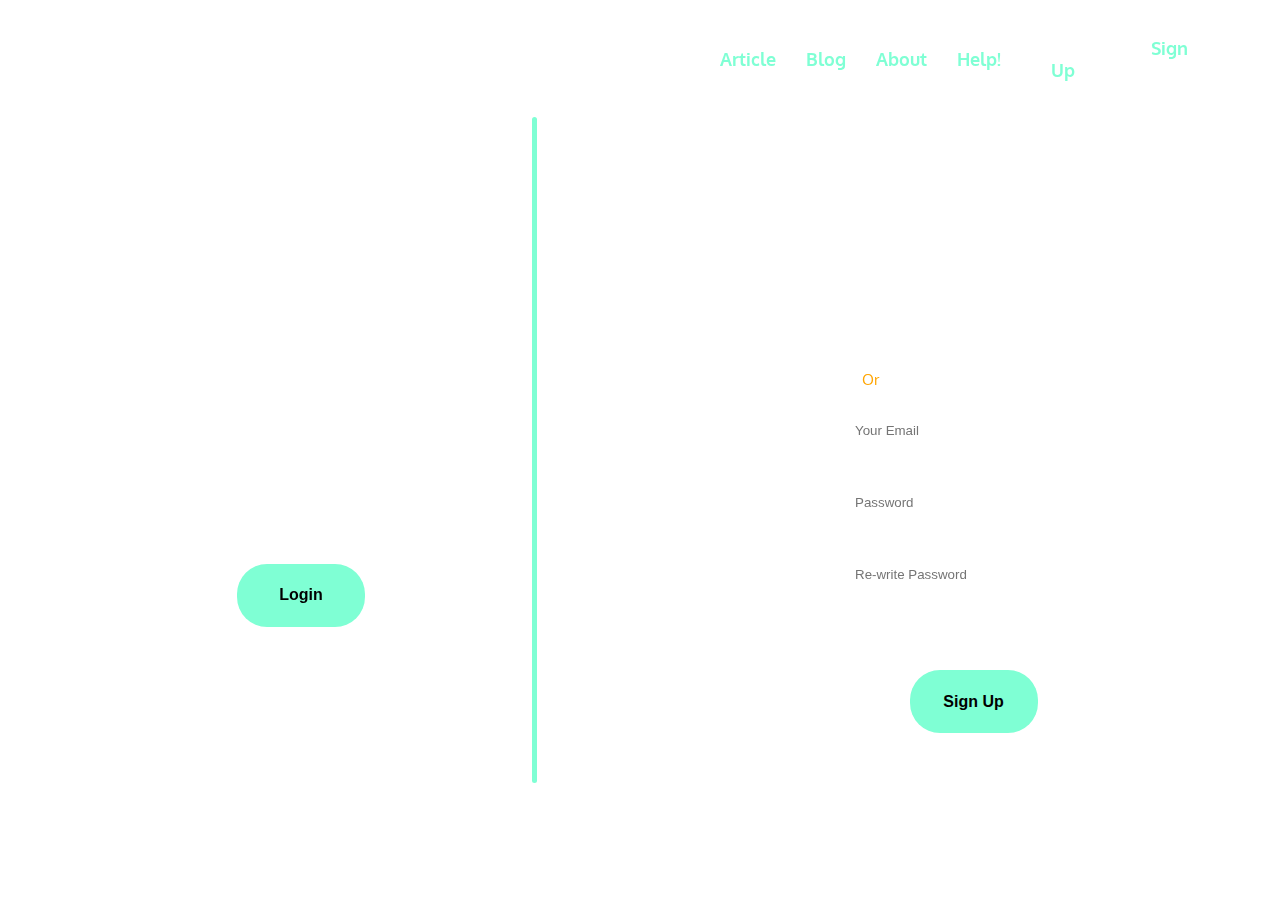
<file: 03. sign-up/sign-up.html>
<!DOCTYPE html>
<html lang="en">
<head>
    <meta charset="UTF-8">
    <meta name="viewport" content="width=device-width, initial-scale=1.0">
    <title>Login</title>
    <link rel="stylesheet" href="sign-up.css">

    <link rel="stylesheet" href="https://cdnjs.cloudflare.com/ajax/libs/font-awesome/6.7.1/css/all.min.css" integrity="sha512-5Hs3dF2AEPkpNAR7UiOHba+lRSJNeM2ECkwxUIxC1Q/FLycGTbNapWXB4tP889k5T5Ju8fs4b1P5z/iB4nMfSQ==" crossorigin="anonymous" referrerpolicy="no-referrer" />
</head>
<body>
    <header class="header">
        <a href="" class="logo"><i class="fa-brands fa-html5"></i></a>
        <ul class="nev">
            <div class="nev-bar">
                <li class="navigation"><a href="#">Article</a></li>
                <li class="navigation"><a href="">Blog</a></li>
                <li class="navigation"><a href="#">About</a></li>
                <li class="navigation"><a href="">Help!</a></li>
            </div>
            <div>
                <li class="navigation"><a href="" class="sign">Sign Up</a></li>
            </div>
        </ul>
    </header>
    <main>
        <div class="login">
            <h1 class="welcome">Welcome Back</h1>
            <p>To keep connected  with us please login with your info.</p>
            <a href="#"><button class="button">Login</button></a>
        </div>

        <div class="partision"></div>

        <div class="sign-up">
           <div class="sign-dev">
                <h1 class="create">Create Account</h1>
                <div class="icon">
                    <a href=""><i class="fa-brands fa-square-facebook"></i></a>
                    <a href=""><i class="fa-brands fa-linkedin"></i></a>
                    <a href=""><i class="fa-brands fa-google"></i></a>
                </div>
                <p class="rg-text"><span>Or</span> use your email for registration</p>
           </div>
            <form action="" class="sign-form">
                
                <input class="input" type="email" placeholder="Your Email" name="email" required>
                
                <input class="input" type="password" name="password" id="" placeholder="Password" required>
                
                <input class="input" type="password" name="password" id="" placeholder="Re-write Password" required>
                
            </form>
            <button class="button">Sign Up</button>
        </div>
        
    </main>
</body>
</html>
</file>
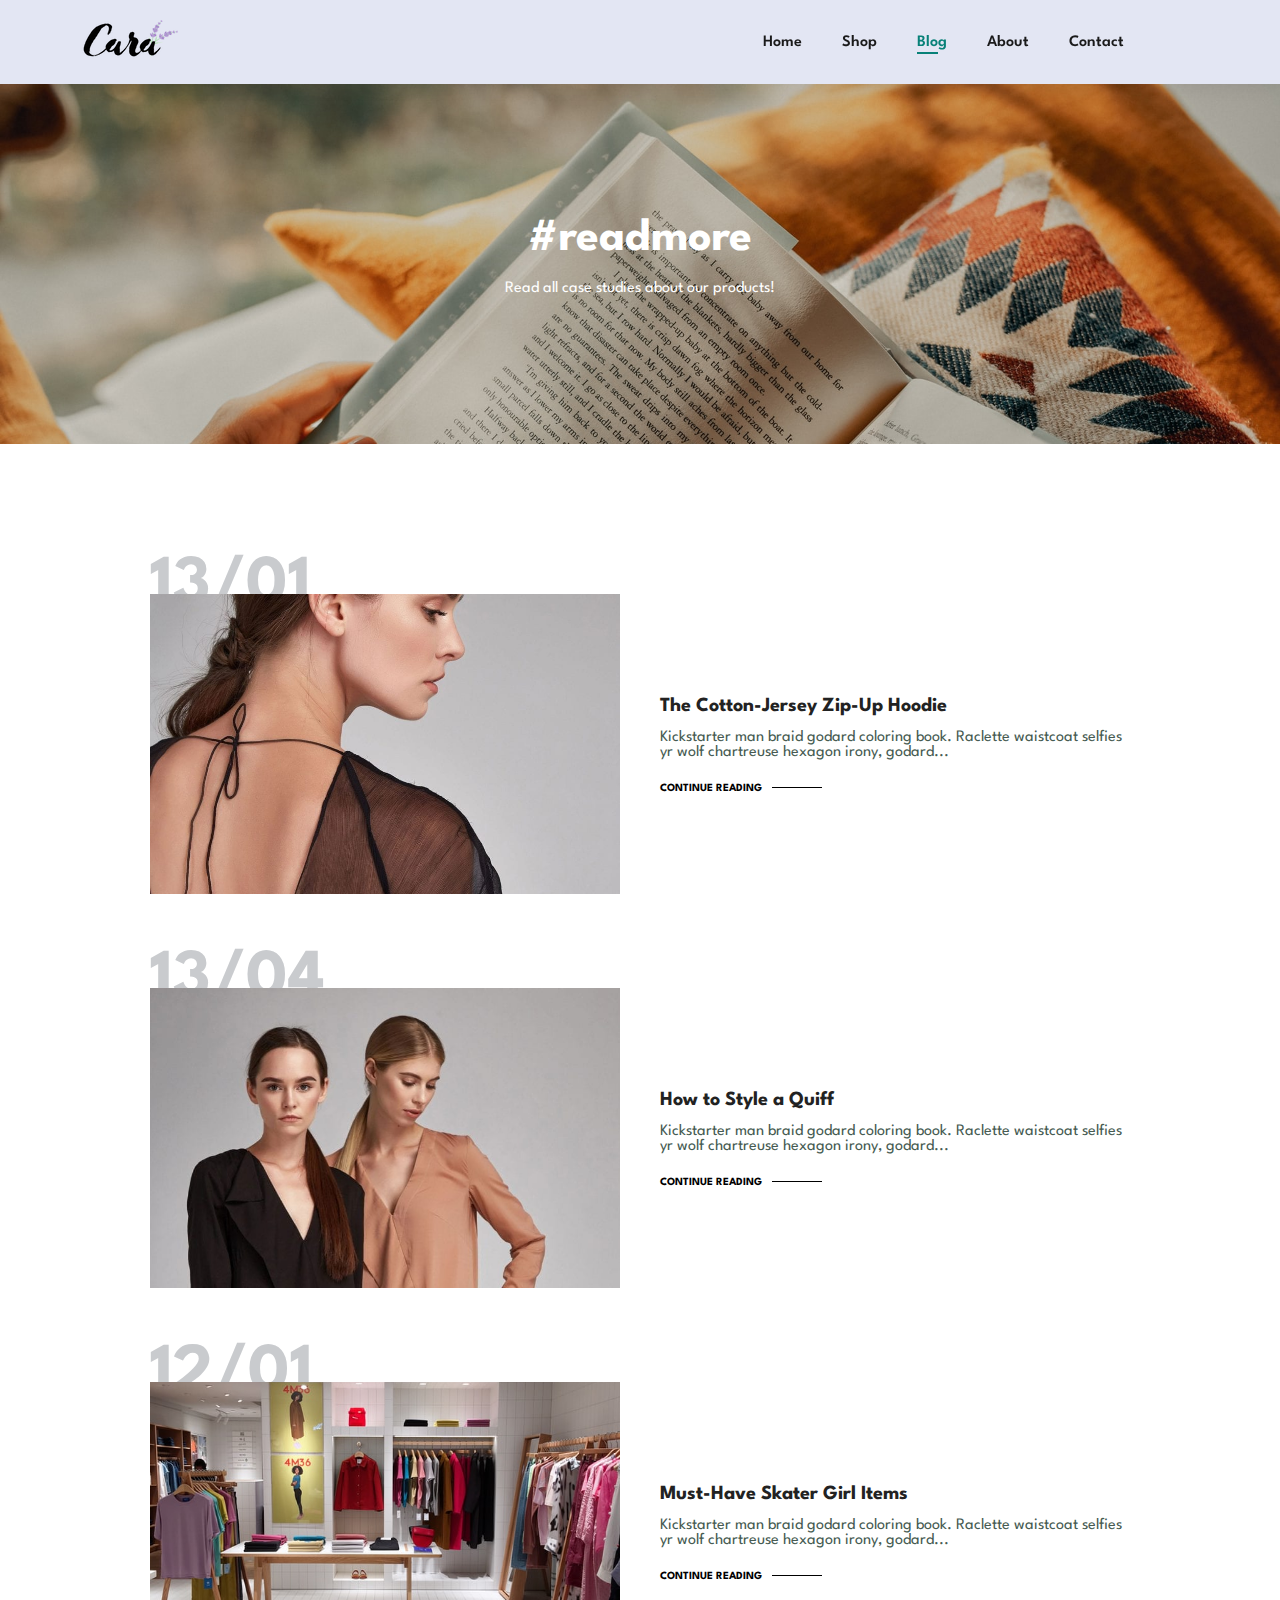
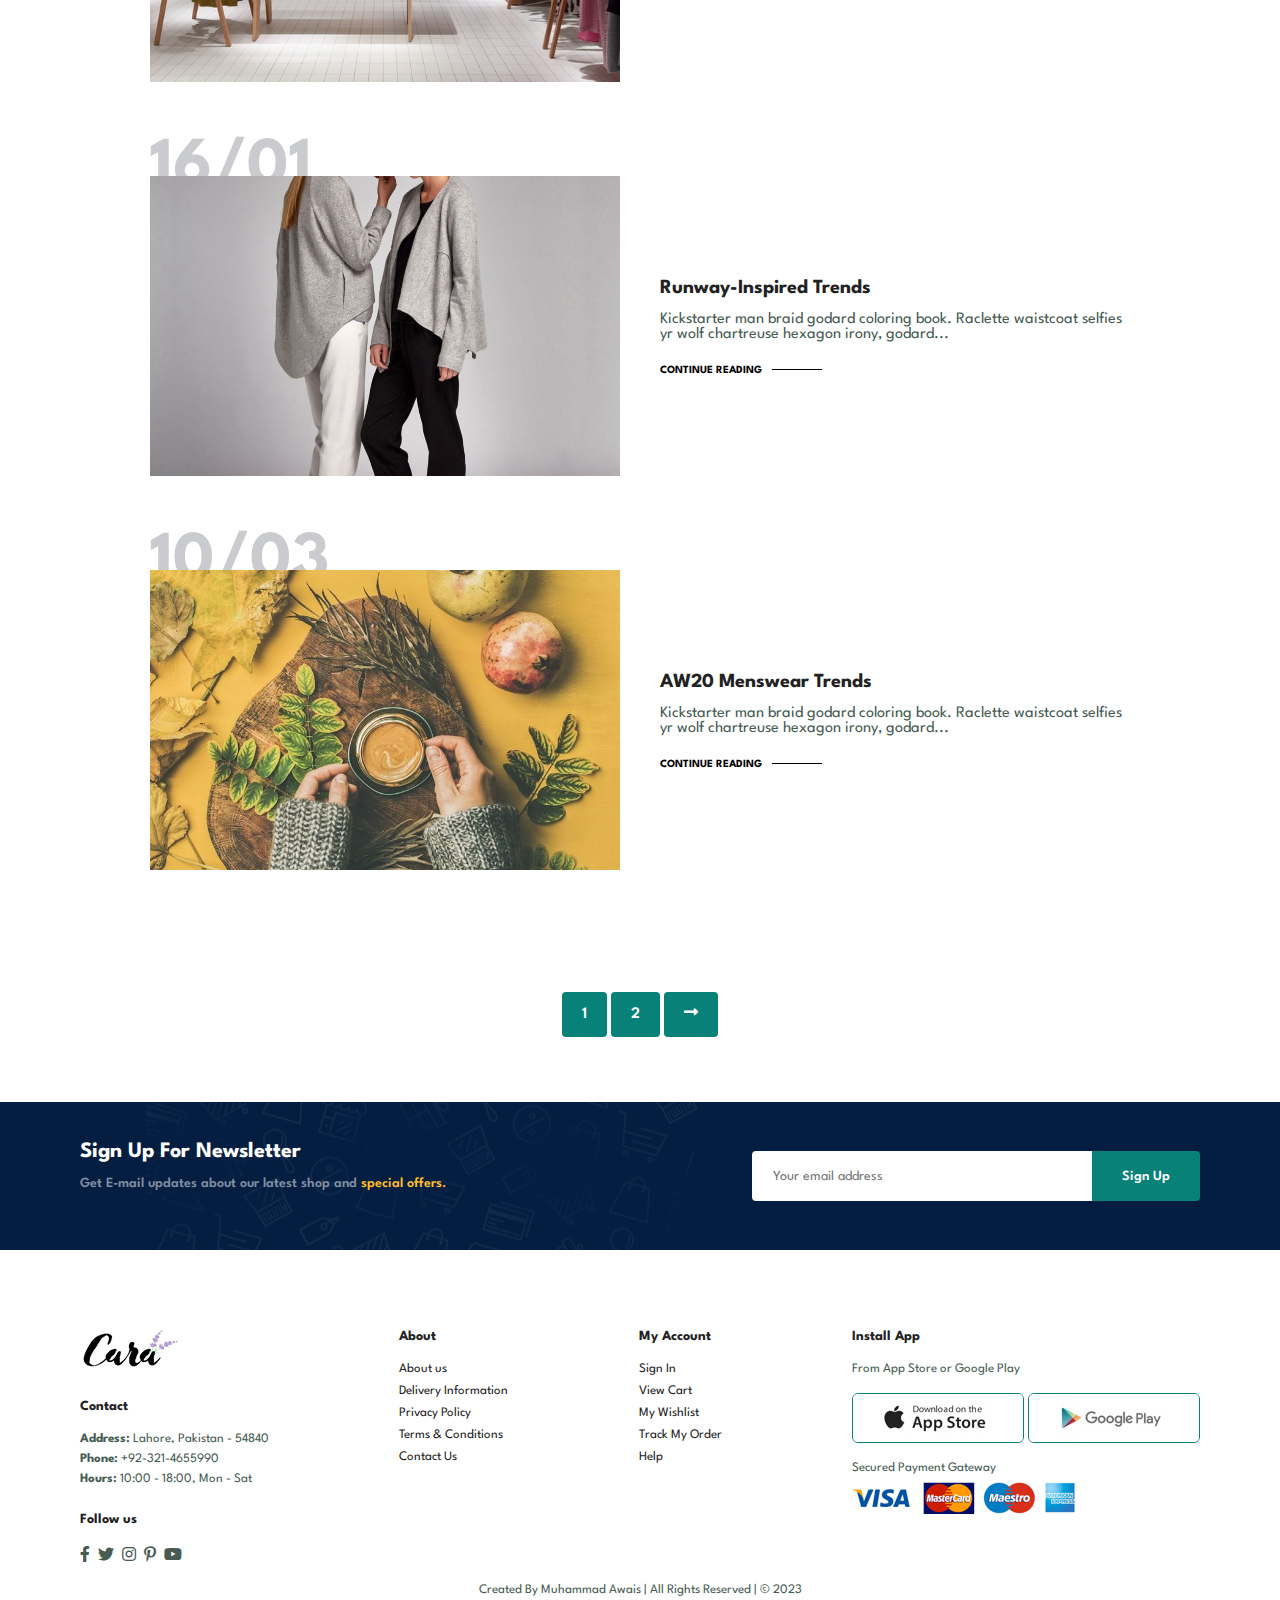
<file: 20. lady-shob-ecommerse-website/blog.html>
<!DOCTYPE html>
<html lang="en">

<head>
    <meta charset="UTF-8">
    <meta http-equiv="X-UA-Compatible" content="IE=edge">
    <meta name="viewport" content="width=device-width, initial-scale=1.0">
    <title>e-commerce website</title>

    <!-- font-awesome cdn link -->
    <link rel="stylesheet" href="https://pro.fontawesome.com/releases/v5.10.0/css/all.css" />

    <!-- custom css file link -->
    <link rel="stylesheet" href="style.css">

</head>

<body>

    <section id="header">
        <a href="#"><img src="images/logo.png" class="logo" alt=""></a>
        <div>
            <ul id="navbar">
                <li><a href="index.html">Home</a></li>
                <li><a href="shop.html">Shop</a></li>
                <li><a class="active" href="blog.html">Blog</a></li>
                <li><a href="about.html">About</a></li>
                <li><a href="contact.html">Contact</a></li>
                <li id="lg-bag"><a href="cart.html"><i class="far fa-shopping-bag"></i></a></li>
                <a href="#" id="close"><i class="far fa-times"></i></a>
            </ul>
        </div>
        <div id="mobile">
            <a href="cart.html"><i class="far fa-shopping-bag"></i></a>
            <i id="bar" class="fas fa-outdent"></i>
        </div>
    </section>

    <section id="page-header" class="blog-header">
        <h2>#readmore</h2>
        <p>Read all case studies about our products!</p>
    </section>

    <section id="blog">
        <div class="blog-box">
            <div class="blog-img">
                <img src="images/blog/b1.jpg" alt="">
            </div>
            <div class="blog-details">
                <h4>The Cotton-Jersey Zip-Up Hoodie</h4>
                <p>Kickstarter man braid godard coloring book. Raclette waistcoat selfies
                    yr wolf chartreuse hexagon irony, godard...
                </p>
                <a href="#">CONTINUE READING</a>
            </div>
            <h1>13/01</h1>
        </div>
        <div class="blog-box">
            <div class="blog-img">
                <img src="images/blog/b2.jpg" alt="">
            </div>
            <div class="blog-details">
                <h4>How to Style a Quiff</h4>
                <p>Kickstarter man braid godard coloring book. Raclette waistcoat selfies
                    yr wolf chartreuse hexagon irony, godard...
                </p>
                <a href="#">CONTINUE READING</a>
            </div>
            <h1>13/04</h1>
        </div>
        <div class="blog-box">
            <div class="blog-img">
                <img src="images/blog/b3.jpg" alt="">
            </div>
            <div class="blog-details">
                <h4>Must-Have Skater Girl Items</h4>
                <p>Kickstarter man braid godard coloring book. Raclette waistcoat selfies
                    yr wolf chartreuse hexagon irony, godard...
                </p>
                <a href="#">CONTINUE READING</a>
            </div>
            <h1>12/01</h1>
        </div>
        <div class="blog-box">
            <div class="blog-img">
                <img src="images/blog/b4.jpg" alt="">
            </div>
            <div class="blog-details">
                <h4>Runway-Inspired Trends</h4>
                <p>Kickstarter man braid godard coloring book. Raclette waistcoat selfies
                    yr wolf chartreuse hexagon irony, godard...
                </p>
                <a href="#">CONTINUE READING</a>
            </div>
            <h1>16/01</h1>
        </div>
        <div class="blog-box">
            <div class="blog-img">
                <img src="images/blog/b6.jpg" alt="">
            </div>
            <div class="blog-details">
                <h4>AW20 Menswear Trends</h4>
                <p>Kickstarter man braid godard coloring book. Raclette waistcoat selfies
                    yr wolf chartreuse hexagon irony, godard...
                </p>
                <a href="#">CONTINUE READING</a>
            </div>
            <h1>10/03</h1>
        </div>
    </section>

    <section id="pagination" class="section-p1">
        <a href="#">1</a>
        <a href="#">2</a>
        <a href="#"><i class="fas fa-long-arrow-alt-right"></i></a>
    </section>

    <section id="newsletter" class="section-p1 section-m1">
        <div class="newstext">
            <h4>Sign Up For Newsletter</h4>
            <p>Get E-mail updates about our latest shop and <span>special offers.</span></p>
        </div>
        <div class="form">
            <input type="text" placeholder="Your email address">
            <button class="normal">Sign Up</button>
        </div>
    </section>

    <footer class="section-p1">
        <div class="col">
            <img class="logo" src="images/logo.png" alt="">
            <h4>Contact</h4>
            <p><strong>Address:</strong> Lahore, Pakistan - 54840</p>
            <p><strong>Phone:</strong> +92-321-4655990</p>
            <p><strong>Hours:</strong> 10:00 - 18:00, Mon - Sat</p>
            <div class="follow">
                <h4>Follow us</h4>
                <div class="icon">
                    <i class="fab fa-facebook-f"></i>
                    <i class="fab fa-twitter"></i>
                    <i class="fab fa-instagram"></i>
                    <i class="fab fa-pinterest-p"></i>
                    <i class="fab fa-youtube"></i>
                </div>
            </div>
        </div>
        <div class="col">
            <h4>About</h4>
            <a href="#">About us</a>
            <a href="#">Delivery Information</a>
            <a href="#">Privacy Policy</a>
            <a href="#">Terms & Conditions</a>
            <a href="#">Contact Us</a>
        </div>
        <div class="col">
            <h4>My Account</h4>
            <a href="#">Sign In</a>
            <a href="#">View Cart</a>
            <a href="#">My Wishlist</a>
            <a href="#">Track My Order</a>
            <a href="#">Help</a>
        </div>
        <div class="col install">
            <h4>Install App</h4>
            <p>From App Store or Google Play</p>
            <div class="row">
                <img src="images/pay/app.jpg" alt="">
                <img src="images/pay/play.jpg" alt="">
            </div>
            <p>Secured Payment Gateway</p>
            <img src="images/pay/pay.png" alt="">
        </div>
        <div class="copyright">
            <p>Created By Muhammad Awais | All Rights Reserved | &#169; 2023</p>
        </div>
    </footer>

    <!-- javascript script file link -->
    <script src="script.js"></script>
</body>

</html>
</file>
<file: 01. mary hardy-portfolio/style.css>
/*Font style*/
@import url('https://fonts.googleapis.com/css2?family=Dancing+Script:wght@400..700&family=DynaPuff:wght@400..700&family=Open+Sans:ital,wght@0,300..800;1,300..800&family=Sevillana&display=swap');
body{
    font-family: 'Open Sans';
    font-style: normal;
}

/*all button*/
.btn-content{
    background-color: #FD6E0A;
    border-width: 0;
    width: 200px;
    height: 64px;
    color: white;
    font-size: 20px;
    border-radius: 10px;
    transition: .5s;
}
.btn-content:hover{
    background-color: #b85813;
    color: #ffffff;
    transition: .5s;
}


/*navigation and logo*/

.header{
    background-image: url(image/header_bg.png);
    background-repeat: no-repeat;
    background-color: #FFF8F3;
    padding-left: 80px;
    padding-right: 80px;
    background-position: bottom right;
}
.navigation{
    align-items: center;
    justify-content: space-between;
    display: flex;
    background-color: #FFF8F3;
}
header>div>h1{
    font-weight: 800;
    font-size: 45px;
}
header>div>h1>span{
    color: #FD6E0A;
}
.header-nav-list{
    display: flex;
    text-decoration: none;
    list-style: none;
    gap: 60px;
    align-items: center;
}

.banner{
    display: flex;
    align-items: center;
    justify-content: space-around;
}
.banner-hi{
    font-weight: 600;
    font-size: 45px;
}
.banner-person-name{
    font-weight: 700;
    font-size: 85px;
}
.banner-person-paragraph{
    font-weight: 400;
    font-size: 18px;
}

/*main section*/
.main{
    padding-right: 80px;
    padding-left: 80px;
    max-width: 1140px;
    margin: 0 auto;

}

/*about section*/
.about{
    padding: 130px;
    margin: 130px 0;
    align-items: center;
    text-align: center;
    background-color: #FFF8F3;
    
}
.content-peragraph{
    text-align: center;
    font-weight: 400;
    font-size: 18px;
}
.content-name{
    font-weight: 700;
    font-size: 35px;
    text-align: center;
    align-items: center;

}
.contact{
    display: flex;
    text-align: center;
    justify-content: space-around;
}
.contact>div>p{
    font-size: 20px;
}
.contact>div .peragraph{
    font-weight: 800;
}

.contact-text{
    font-size: 100;
}

/*work section*/
.work{
    align-items: center;
    padding-bottom: 130px;
}

.work-name{
    display: flex;
    justify-content: space-around;
}

.work-div{
    border-radius: 10px;
    background-color: #FFFFFF;
    text-align: none;
    width: 267px;
    height: 377px;
    box-shadow: 0px 6px 50px rgba(0, 0, 0, 0.06);
}

.work-div>p{
    margin-left: 20px;
}
.work-title{
    font-weight: 700;
}
.work-paragraph{
    font-weight: 400;
    font-size: 16px;
    width: 201px;
    height: 196px;
}
.work-icons{
    margin-top: 20px;
    margin-left: 20px;
    width: 44px;
    height: 44px;
}

/*<!--A summary of My Resume-->*/

.resume-details{
    display: flex;
    justify-content: space-between;
}
.resume-title{
    font-weight: 700;
    font-size: 30px;
    color: #474747;
}

.place{
    font-weight: 600;
    font-size: 20px;
    color: #757575;
}

.head-title{
    font-weight: 700;
    font-size: 25px;
    color: #474747;
}

.summary{
    font-weight: 400;
    font-size: 16px;
    color: #757575;
}
.line{
    border-left: 6px solid green;
    width: 540px;
    height: 0px;
    border: 2px solid #D1D1D1;
}

.download-cv{
    text-align: center;
    margin-top: 50px;
    padding-bottom: 100px;
}

.footer{
    display: flex;
    justify-content: space-between;
    background-color: #FFF8F3;
    padding-right: 270px;
    padding-left: 270px;
    padding-bottom: 100px;

}
.marge{
    margin-top: 100px;
    display: flex;
}
.footer-title{
    font-weight: 700;
    font-size: 35px;
    color: #181818;
}
.footer-paragraph{
    font-weight: 400;
    font-size: 16px;
    width: 562px;
    color: #474747;
}

.icons{
    padding-top: 20px;
    display: flex;
    gap: 30px;

}

input{
    display: inline-block;
    width: 461px;
    height: 64px;
    padding: 15px;
    margin: 5px 0 22px 0;
    border: none;
    background: #efe6e6;
    border-radius: 10px;
}

.massage{
    height: 180px;
}
</file>
<file: 02. ride-shop/style.css>
@import url('https://fonts.googleapis.com/css2?family=Dancing+Script:wght@400..700&family=DynaPuff:wght@400..700&family=Libre+Caslon+Text:ital,wght@0,400;0,700;1,400&family=Merriweather:ital,wght@0,300;0,400;0,700;0,900;1,300;1,400;1,700;1,900&family=Open+Sans:ital,wght@0,300..800;1,300..800&family=Sevillana&display=swap');

body{
    font-family: "Merriweather", serif;
}




.header-a1{
    padding-left: 80px;
    padding-right: 80px;
    display: flex;
    justify-content: space-between;
    align-items: center;
}
.logo{
    width: 130px;
    max-width: 130px;
}
.icon{
    display: flex;
    width: 200px;
    justify-content: space-around;
    gap: 30px;
    align-items: center;
}

.nev-list{
    display: flex;
    list-style: none;
    gap: 40px;
    font-weight: 700;
}
.nev{
    text-decoration: none;
    color: black;
    transition: .3s;
}
.nev:hover{
    color: red;
    transition: .3s;
}

.cover{
    background-image: url(image/cover/blue.jpg);
}
.name{
    text-align: center;
    font-weight: 800;
    color: rgb(255, 255, 255);
    padding-top: 30px;
}

.cover-link{
    display: flex;
    align-items: center;
    justify-content: center;
    gap: 10px;
    padding-bottom: 30px;
}
.cover-link-title{
    color: rgb(255, 255, 255);
    text-decoration: none;
    transition: .3s;
}

.cover-link-title:hover{
    color: rgb(255, 0, 0);
    transition: .3s;
}

.main{
    margin-top: 100px;
    padding-left: 80px;
    padding-right: 80px;
}

.Categori{
    font-weight: 700;
    font-size: 34px;
}
.filter>div>h3{
    font-weight: 300;
    font-size: 18px;
}
.list{
    font-weight: 300;
    font-size: 12px;
}
.size{
    display: flex;
    gap: 10px;
}

.size .list{
    background-color: white;
    border-style: groove;
    border-width: 1px;
    border-color: rgb(182, 181, 181);
    padding: 5px;
}
</file>
<file: 20. lady-shob-ecommerse-website/style.css>
@import url('https://fonts.googleapis.com/css2?family=Spartan:wght@100;200;300;400;500;600;700;800;900&display=swap');

* {
    margin: 0;
    padding: 0;
    box-sizing: border-box;
    font-family: 'Spartan',sans-serif;
}

h1 {
    font-size: 50px;
    line-height: 64px;
    color: #222;
}

h2 {
    font-size: 46px;
    line-height: 54px;
    color: #222;
}

h4 {
    font-size: 20px;
    color: #222;
}

h6 {
    font-weight: 700;
    font-size: 12x;
}

p {
    font-size: 16px;
    color: #465b52;
    margin: 15px 0 20px 0;
}

.section-p1 {
    padding: 40px 80px;
}

.section-m1 {
    margin: 40px 0;
}

button.normal {
    font-size: 14px;
    font-weight: 600;
    padding: 15px 30px;
    color: #000;
    background-color: #fff;
    border-radius: 4px;
    cursor: pointer;
    border: none;
    outline: none;
    transition: 0.2s ease;
}

button.white {
    font-size: 13px;
    font-weight: 600;
    padding: 11px 18px;
    color: #fff;
    background-color: transparent;
    cursor: pointer;
    border: 1px solid #fff;
    outline: none;
    transition: 0.2s ease;
}

body {
    width: 100%;
}

/* Header Start */

#header {
    display: flex;
    align-items: center;
    justify-content: space-between;
    padding: 20px 80px;
    background: #E3E6F3;
    box-shadow: 0 5px 15px rgba(0, 0, 0, 0.06);
    z-index: 999;
    position: sticky;
    top: 0;
}

#navbar {
    display: flex;
    align-items: center;
    justify-content: center;
}

#navbar li {
    list-style: none;
    padding: 0 20px;
    position: relative;
}

#navbar li a {
    text-decoration: none;
    font-size: 16px;
    font-weight: 600;
    color: #1a1a1a;
    transition: 0.3s ease; 
}

#navbar li a:hover,
#navbar li a.active {
    color: #088178;
}

#navbar li a:hover::after,
#navbar li a.active::after {
    content: "";
    width: 30%;
    height: 2px;
    background: #088178;
    position: absolute;
    bottom: -4px;
    left: 20px;
}

#close {
    display: none;
}

#mobile {
    display: none;
    align-items: center;
}

/* Home Page */

#hero {
    background-image: url(images/banner/b16.jpg);
    width: 100%;
    height: 90vh;
    background-size: cover;
    background-position: top 25% right 0;
    padding: 0 80px;
    display: flex;
    flex-direction: column;
    align-items: flex-start;
    justify-content: center;
}

#hero h4 {
    padding-bottom: 15px;
}

#hero h1 {
    color: #088178;
}

#hero button {
    background-image: url(images/button.png);
    background-color: transparent;
    color: #088178;
    border: 0;
    padding: 14px 80px 14px 65px;
    background-repeat: no-repeat;
    cursor: pointer;
    font-weight: 700;
    font-size: 15px;
}

#feature {
    display: flex;
    align-items: center;
    justify-content: space-between;
    flex-wrap: wrap;
}

#feature .fe-box {
    width: 180px;
    text-align: center;
    padding: 25px 15px;
    box-shadow: 20px 20px 34px rgba(0, 0, 0, 0.03);
    border: 1px solid #cce7d0;
    border-radius: 4px;
    margin: 15px 0;
}

#feature .fe-box:hover {
    box-shadow: 10px 10px 54px rgba(70, 62, 221, 0.1);
}

#feature .fe-box img{
    width: 100%;
    margin-bottom: 10px;
}

#feature .fe-box h6 {
    display: inline-block;
    padding: 9px 8px 6px 8px;
    line-height: 1;
    border-radius: 4px;
    color: #088178;
    background-color: #fddde4;
}

#feature .fe-box:nth-child(2) h6 {
    background-color: #cdebbc;
}

#feature .fe-box:nth-child(3) h6 {
    background-color: #d1e8f2;
}

#feature .fe-box:nth-child(4) h6 {
    background-color: #cdd4f8;
}

#feature .fe-box:nth-child(5) h6 {
    background-color: #f6dbf6;
}

#feature .fe-box:nth-child(6) h6 {
    background-color: #fff2e5;
}

#product1 {
    text-align: center;
}

#product1 .pro-container {
    display: flex;
    justify-content: space-between;
    padding-top: 20px;
    flex-wrap: wrap;
}

#product1 .pro {
    width: 23%;
    min-width: 250px;
    padding: 10px 12px;
    border: 1px solid #cce7d0;
    border-radius: 25px;
    cursor: pointer;
    box-shadow: 20px 20px 30px rgba(0, 0, 0, 0.02);
    margin: 15px 0;
    transition: 0.2s ease;
    position: relative;
}

#product1 .pro:hover {
    box-shadow: 20px 20px 30px rgba(0, 0, 0, 0.06);
}

#product1 .pro img {
    width: 100%;
    border-radius: 20px;   
}

#product1 .pro .des {
    text-align: start;
    padding: 10px 0;
}

#product1 .pro .des span {
    color: #606063;
    font-size: 12px;
}

#product1 .pro .des h5 {
    padding-top: 7px;
    color: #1a1a1a;
    font-size: 14px;
}

#product1 .pro .des i {
    font-size: 12px;
    color: rgb(243, 181, 25);
}

#product1 .pro .des h4 {
    padding-top: 7px;
    font-size: 15px;
    font-weight: 700;
    color: #088178;
}

#product1 .pro .cart {
    width: 40px;
    height: 40px;
    line-height: 40px;
    border-radius: 50px;
    background-color: #e8f6ea;
    font-weight: 500;
    color: #088178;
    border: 1px solid #cce7d0;
    position: absolute;
    bottom: 20px;
    right: 10px;
}

#banner {
    display: flex;
    flex-direction: column;
    justify-content: center;
    align-items: center;
    text-align: center;
    background-image: url(images/banner/b2.jpg);
    background-size: cover;
    background-position: center;
    width: 100%;
    height: 40vh;
}

#banner h4 {
    color: #fff;
    font-size: 16px;
}

#banner h2 {
    color: #fff;
    font-size: 30px;
    padding: 10px 0;
}

#banner h2 span {
    color: #ef3636;
}

#banner button:hover {
    background-color: #088178;
    color: #fff;
}

#sm-banner {
    display: flex;
    justify-content: space-between;
    flex-wrap: wrap;
}

#sm-banner .banner-box {
    display: flex;
    flex-direction: column;
    justify-content: center;
    align-items: flex-start;
    text-align: center;
    background-image: url(images/banner/b17.jpg);
    background-size: cover;
    background-position: center;
    min-width: 850px;
    height: 50vh;
    padding: 30px;
}

#sm-banner h4{
    color: #fff;
    font-size: 20px;
    font-weight: 300;
}

#sm-banner h2 {
    color: #fff;
    font-size: 28px;
    font-weight: 800;
}

#sm-banner span  {
    color: #fff;
    font-size: 14px;
    font-weight: 500;
    padding-bottom: 15px;
}

#sm-banner .banner-box:hover button{
    background-color: #088178;
    border: 1px solid #088178;
}

#sm-banner .banner-box:nth-child(2) {
    background-image: url(images/banner/b10.jpg);
}

#banner3 .banner-box {
    display: flex;
    flex-direction: column;
    justify-content: center;
    align-items: flex-start;
    text-align: center;
    background-image: url(images/banner/b7.jpg);
    background-size: cover;
    background-position: center;
    min-width: 30%;
    height: 30vh;
    padding: 30px;
    margin-bottom: 20px;
}

#banner3 .banner-box:nth-child(2) {
    background-image: url(images/banner/b4.jpg);
}

#banner3 .banner-box:nth-child(3) {
    background-image: url(images/banner/b18.jpg);
}

#banner3 {
    display: flex;
    justify-content: space-between;
    flex-wrap: wrap;
    padding: 0 80px;   
}

#banner3 h2 {
    color: #fff;
    font-weight: 900;
    font-size: 22px;
}

#banner3 h3 {
    color: #ec544e;
    font-weight: 800;
    font-size: 15px;
}

#newsletter {
    display: flex;
    justify-content: space-between;
    align-items: center;
    flex-wrap: wrap;
    background-image: url(images/banner/b14.png);
    background-repeat: no-repeat;
    background-position: 20% 30%;
    background-color: #041e42;
}

#newsletter h4 {
    font-size: 22px;
    font-weight: 700;
    color: #fff;
}

#newsletter p {
    font-size: 14px;
    font-weight: 600;
    color: #818EA0;
}

#newsletter p span{ 
    color: #ffbd27;
}

#newsletter .form {
    display: flex;
    width: 40%;
}

#newsletter input {
    height: 3.125rem;
    padding: 0 1.25rem;
    font-size: 14px;
    width: 100%;
    border: 1px solid transparent;
    border-radius: 4px;
    outline: none;
    border-top-right-radius: 0;
    border-bottom-right-radius: 0;
}

#newsletter button {
    background-color: #088178;
    color: #fff;
    white-space: nowrap;
    border-top-left-radius: 0;
    border-bottom-left-radius: 0;
}

footer {
    display: flex;
    justify-content: space-between;
    flex-wrap: wrap;
}

footer .col {
    display: flex;
    flex-direction: column;
    align-items: flex-start;
    margin-bottom: 20px;
}

footer .logo {
    margin-bottom: 30px;
}

footer h4 {
    font-size: 14px;
    padding-bottom: 20px;
}

footer p {
    font-size: 13px;
    margin: 0 0 8px 0;
}

footer a {
    font-size: 13px;
    text-decoration: none;
    color: #222;
    margin: 0 0 10px 0;
}

footer .follow {
    margin-top: 20px;
}

footer .follow i{
    color: #465b52;
    padding-right: 4px;
    cursor: pointer;
}

footer .install .row img{
    border: 1px solid #088178;
    border-radius: 6px;
    margin: 10px 0 15px 0;
}

footer .follow i:hover,
footer a:hover {
    color: #088178;
}

footer .copyright {
    width: 100%;
    text-align: center;
}

/* Shop Page */

#page-header {
    background-image: url(images/banner/b1.jpg);
    width: 100%;
    height: 40vh;
    background-size: cover;
    display: flex;
    justify-content: center;
    text-align: center;
    flex-direction: column;
    padding: 14px;
}

#page-header h2,
#page-header p {
    color: #fff;
}

#pagination {
    text-align: center;
}

#pagination a {
    text-decoration: none;
    background-color: #088178;
    padding: 15px 20px;
    border-radius: 4px;
    color: #fff;
    font-weight: 600;
}

#pagination a i {
    font-size: 16px;
    font-weight: 600;
}

/* Single Product Page */

#productdetails {
    display: flex;
    margin-top: 20px;
}

#productdetails .single-pro-image{
    width: 40%;
    margin-right: 50px;
}

.small-image-group {
    display: flex;
    justify-content: space-between;
}

.small-img-col {
    flex-basis: 24%;
    cursor: pointer;
}

#productdetails .single-pro-details {
    width: 50%;
    padding-top: 30px;
}

#productdetails .single-pro-details h4 {
    padding: 40px 0 20px 0;
}

#productdetails .single-pro-details h2 {
    font-size: 26px;
}

#productdetails .single-pro-details select {
    display: block;
    padding: 5px 10px;
    margin-bottom: 10px;
}

#productdetails .single-pro-details input {
    width: 50px;
    height: 47px;
    padding-left: 10px;
    font-size: 16px;
    margin-right: 10px;
}

#productdetails .single-pro-details button {
    background-color: #088178;
    color: #fff;
}

#productdetails .single-pro-details input:focus {
    outline: none;
}

#productdetails .single-pro-details span {
    line-height: 25px;
}

/* Blog Page */

#page-header.blog-header {
    background-image: url(images/banner/b19.jpg);
}

#blog {
    padding: 150px 150px 0 150px;
}

#blog .blog-box {
    display: flex;
    align-items: center;
    width: 100%;
    position: relative;
    padding-bottom: 90px;
}

#blog .blog-img {
    width: 50%;
    margin-right: 40px;
}

#blog img {
    width: 100%;
    height: 300px;
    object-fit: cover;
}

#blog .blog-details {
    width: 50%;
}

#blog .blog-details a {
    text-decoration: none;
    font-size: 11px;
    color: #000;
    font-weight: 700;
    position: relative;
    transition: 0.3s;
}

#blog .blog-details a::after {
    content: "";
    width: 50px;
    height: 1px;
    background-color: #000;
    position: absolute;
    top: 4px;
    right: -60px;
}

#blog .blog-details a:hover {
    color: #088178;
}

#blog .blog-details a:hover::after {
    background-color: #088178;
}

#blog .blog-box h1 {
    position: absolute;
    top: -40px;
    left: 0;
    font-size: 70px;
    font-weight: 700;
    color: #c9cbce;
    z-index: -9;
}

/* About Page */

#page-header.about-header {
    background-image: url(images/about/banner.png);
}

#about-head {
    display: flex;
    align-items: center;
}

#about-head img {
    width: 50%;
    height: auto;
}

#about-head div {
    padding-left: 40px;
}


#about-app {
    text-align: center;
}

#about-app .video {
    width: 70%;
    height: 100%;
    margin: 30px auto 0 auto;
} 

#about-app .video video {
    width: 100%;
    height: 100%;
    border-radius: 20px;
}

/* Contact Page */

#contact-details {
    display: flex;
    align-items: center;
    justify-content: space-between;
}

#contact-details .details {
    width: 40%;
}

#contact-details .details span,
#form-details form span {
    font-size: 12px;
}

#contact-details .details h2,
#form-details form h2 {
    font-size: 26px;
    line-height: 35px;
    padding: 20px 0;
}

#contact-details .details h3 {
    font-size: 16px;
    padding-bottom: 15px;
}

#contact-details .details li {
    list-style: none;
    display: flex;
    padding: 10px 0;
    align-items: center;
}

#contact-details .details li i {
    font-size: 14px;
    padding-right: 22px;
}

#contact-details .details li p {
    margin: 0;
    font-size: 14px;
}

#contact-details .map {
    width: 55%;
    height: 400px;
}

#contact-details .map iframe {
    width: 100%;
    height: 100%;
}

#form-details {
    display: flex;
    justify-content: space-between;
    margin: 30px;
    padding: 80px;
    border: 1px solid #e1e1e1;
}

#form-details form {
    width: 65%;
    display: flex;
    flex-direction: column;
    align-items: flex-start;
}

#form-details form input,
#form-details form textarea {
    width: 100%;
    padding: 12px 15px;
    outline: none;
    margin-bottom: 20px;
    border: 1px solid #e1e1e1;
}

#form-details form button {
    background-color: #088178;
    color: #fff;
}

#form-details .people div {
    padding-bottom: 25px;
    display: flex;
    align-items: flex-start;
}

#form-details .people div img {
    width: 65px;
    height: 65px;
    object-fit: cover;
    margin-right: 15px;
}

#form-details .people div p {
    margin: 0;
    font-size: 13px;
    line-height: 25px;
}

#form-details .people div span {
    display: block;
    color: #000;
    font-size: 16px;
    font-weight: 600;
}

/* Cart Page */

#cart {
    overflow-x: auto;
}

#cart table {
    width: 100%;
    border-collapse: collapse;
    table-layout: fixed;
    white-space: nowrap;
}

#cart table img {
    width: 70px;
}

#cart table td:nth-child(1) {
    width: 100px;
    text-align: center;
}

#cart table td:nth-child(2) {
    width: 150px;
    text-align: center;
}

#cart table td:nth-child(3) {
    width: 250px;
    text-align: center;
}

#cart table td:nth-child(4),
#cart table td:nth-child(5),
#cart table td:nth-child(6) {
    width: 150px;
    text-align: center;
}

#cart table td:nth-child(5) input{
    width: 70px;
    padding: 10px 5px 10px 15px;
}

#cart table thead {
    border: 1px solid #e2e9e1;
    border-left: none;
    border-right: none;
}

#cart table thead td {
    font-weight: 700;
    text-transform: uppercase;
    font-size: 13px;
    padding: 18px 0;
}

#cart table tbody tr td {
    padding-top: 15px;
}

#cart table tbody td {
    font-size: 13px;
}

#cart-add {
    display: flex;
    flex-wrap: wrap;
    justify-content: space-between;
}

#cart-add .coupon {
    width: 50%;
    margin-bottom: 30px;
}

#cart-add .coupon h3,
#cart-add .subtotal h3 {
    padding-bottom: 15px;
}
 
#cart-add .coupon input {
    padding: 10px 20px;
    outline: none;
    width: 60%;
    margin-right: 10px;
    border: 1px solid #e2e9e1;
}

#cart-add .coupon button,
#cart-add .subtotal button {
    background-color: #088178;
    color: #fff;
    padding: 12px 20px;
}

#cart-add .subtotal {
    width: 50%;
    margin-bottom: 30px;
    border: 1px solid #e2e9e1;
    padding: 30px;
}

#cart-add .subtotal table {
    border-collapse: collapse;
    width: 100%;
    margin-bottom: 20px;
}

#cart-add .subtotal table td {
    width: 50%;
    border: 1px solid #e2e9e1;
    padding: 10px;
    font-size: 13px;
}

/* Media Query */

@media (max-width: 799px) {
    .section-p1 {
        padding: 40px 40px;
    } 

    #navbar {
        display: flex;
        flex-direction: column;
        align-items: flex-start;
        justify-content: flex-start;
        position: fixed;
        top: 0;
        right: -300px;
        height: 100vh;
        width: 300px;
        background-color: #E3E6F3;
        box-shadow: 0 40px 60px rgba(0, 0, 0, 0.1);
        padding: 80px 0 0 10px;
        transition: 0.3s;
    }

    #navbar.active {
        right: 0px;
    }

    #navbar li {
        margin-bottom: 25px;
    }

    #mobile {
        display: flex;
        align-items: center;
    }

    #mobile i {
        color: #1a1a1a;
        font-size: 24px;
        padding-left: 20px;
    }

    #close {
        display: initial;
        position: absolute;
        top: 30px;
        left: 30px;
        color: #222;
        font-size: 24px;
    }

    #lg-bag {
        display: none;
    }

    #hero {
        height: 70vh;
        padding: 0 80px;
        background-position: top 30% right 30%;
    }

    #feature {
        justify-content: center;
    }

    #feature .fe-box {
        margin: 15px 15px;
    }

    #product1 .pro-container {
        justify-content: center;
    }

    #product1 .pro {
        margin: 15px;
    }

    #banner {
        height: 20vh;
    }

    #sm-banner .banner-box {
        min-height: 100%;
        height: 30vh;
    }

    #banner3 {
        padding: 0 40px;
    }

    #banner3 .banner-box {
        width: 28%;
    }

    #newsletter .form {
        width: 70%;
    }

    /* Contact Page */

    #form-details {
        padding: 40px;
    }

    #form-details form {
        width: 50%;
    }
}

@media (max-width: 477px) {
    .section-p1 {
        padding: 20px;
    }

    #header {
        padding: 10px 30px;
    }

    h1 {
        font-size: 38px;
    }

    h2 {
        font-size: 32px;
    }

    #hero {
        padding: 0 20px;
        background-position: 55%;
    }

    #feature {
        justify-content: space-between;
    }

    #feature .fe-box {
        width: 155px;
        margin: 0 0 15px 0;
    }

    #product .pro {
        width: 100%;
    }
    
    #banner {
        height: 40vh;
    }

    #sm-banner .banner-box {
        height: 40vh;
        margin-bottom: 20px;
    }

    #banner3 {
        padding: 0 20px;
    }

    #banner3 .banner-box {
        width: 100%;
    }

    #newsletter {
        padding: 40px 20px;
    }

    #newsletter .form {
        width: 100%;
    }

    footer .copyright {
        text-align: start;
    }

    /* Single Product */
    #productdetails {
        display: flex;
        flex-direction: column;
    }

    #productdetails .single-pro-image {
        width: 100%;
        margin-right: 0px;
    }

    #productdetails .single-pro-details {
        width: 100%;
    }

    /* Blog Page */
    #blog {
        padding: 100px 20px 0 20px;
    }

    #blog .blog-box {
        display: flex;
        flex-direction: column;
        align-items: flex-start;
    }

    #blog .blog-img {
        width: 100%;
        margin-right: 0px;
        margin-bottom: 30px;
    }

    #blog .blog-details {
        width: 100%;
    }

    /* About Page */
    
    #about-head {
        flex-direction: column;
    }

    #about-head img {
        width: 100%;
        margin-bottom: 20px;
    }

    #about-head div {
        padding-left: 0px;
    }

    #about-app .video {
        width: 100%;
    }

    /* Contact Page */

    #contact-details {
        flex-direction: column;
    }

    #contact-details .details {
        width: 100%;
        margin-bottom: 30px;
    }

    #contact-details .map {
        width: 100%;
    }

    #form-details {
        margin: 10px;
        padding: 30px 10px;
        flex-wrap: wrap;
    }

    #form-details form {
        width: 100%;
        margin-bottom: 30px;
    }

    /* Cart Page */

    #cart-add {
        flex-direction: column;
    }

    #cart-add .coupon {
        width: 100%;
    }

    #cart-add .subtotal {
        width: 100%;
        padding: 20px;
    }
}
</file>
<file: mary/style.css>
/*Font style*/

@import url('https://fonts.googleapis.com/css2?family=Dancing+Script:wght@400..700&family=DynaPuff:wght@400..700&family=Open+Sans:ital,wght@0,300..800;1,300..800&family=Sevillana&display=swap');
body{
    font-family: 'Open Sans';
font-style: normal;
}

/*all button*/
.btn-content{
    background-color: #FD6E0A;
    border-width: 0;
    width: 150px;
    height: 64px;
    color: white;
    font-size: 20px;
    border-radius: 10px;
    transition: .5s;
}
.btn-content:hover{
    background-color: #b85813;
    color: #ffffff;
    transition: .5s;
}


/*navigation and logo*/

.header{
    background-image: url(image/header_bg.png);
    background-repeat: no-repeat;
    background-color: #FFF8F3;
    padding-left: 80px;
    padding-right: 80px;
    background-position: bottom right;
}
.navigation{
    align-items: center;
    justify-content: space-between;
    display: flex;
    background-color: #FFF8F3;
}
header>div>h1{
    font-weight: 800;
font-size: 45px;
}
header>div>h1>span{
    color: #FD6E0A;
}
.header-nav-list{
    display: flex;
    text-decoration: none;
    list-style: none;
    gap: 60px;
    align-items: center;
}

.banner{
    display: flex;
    align-items: center;
    justify-content: space-around;
}
.banner-hi{
    font-weight: 600;
    font-size: 45px;
}
.banner-person-name{
    font-weight: 700;
    font-size: 85px;
}
.banner-person-paragraph{
    font-weight: 400;
    font-size: 18px;
}

/*main section*/
.main{
    padding-right: 80px;
    padding-left: 80px;
    max-width: 1140px;
    margin: 0 auto;

}
/*about section*/
.about{
    padding: 130px;
    margin: 130px 0;
    align-items: center;
    text-align: center;
    background-color: #FFF8F3;
    
}
.content-peragraph{

    font-weight: 400;
    font-size: 18px;
}
.content-name{
    font-weight: 700;
    font-size: 35px;

}
.contact{
    display: flex;
    text-align: center;
    justify-content: space-around;
}
.contact>div>p{
    font-size: 20px;
}
.contact>div .peragraph{
    font-weight: 800;
}

.contact-text{
    font-size: 100;
}

/*work section*/
.work{
    text-align: center;
    align-items: center;
}
.work-name{
    display: flex;
    justify-content: space-around;
}

.work-div{
    background-color: aqua;
    text-align: none;
    gap: 5px;
}
</file>
<file: 03. sign-up/sign-up.css>
@import url('https://fonts.googleapis.com/css2?family=Dancing+Script:wght@400..700&family=DynaPuff:wght@400..700&family=Libre+Caslon+Text:ital,wght@0,400;0,700;1,400&family=Merriweather:ital,wght@0,300;0,400;0,700;0,900;1,300;1,400;1,700;1,900&family=Open+Sans:ital,wght@0,300..800;1,300..800&family=Oxygen:wght@300;400;700&family=Sevillana&display=swap');

body{
    background-image: url(https://images.pexels.com/photos/1323206/pexels-photo-1323206.jpeg?cs=srgb&dl=pexels-mixu-513809-1323206.jpg&fm=jpg);
    margin: 0;
    background-size: cover;
    background-repeat: no-repeat;
    background-position: center;
    background-attachment: fixed;
    backdrop-filter: blur(3px);
    height: 100vh;
    font-family: "Oxygen", sans-serif;
    padding-left: 80px;
    padding-right: 80px;
}

.header{
    display: flex;
    align-items: center;
    justify-content: center;
    height: 13vh;
    backdrop-filter: blur(10px);
}
.header .logo{
    margin-right: 100px;
    font-size: 3vw;
}
.logo>i{
    color: aquamarine;
    transition-duration: .3s;
}
.logo>i:hover{
    color: orange;
    transition-duration: .3s;
}

.nev{
    display: flex;
    align-items: center;
    justify-content: space-between;
    gap: 50px;
}
.nev-bar{
    display: flex;
    gap: 30px;
    margin-left: 500px;
    
}

.navigation{
    list-style: none;

}
.navigation>a{
    text-decoration: none;
    color: aquamarine;
    transition: .5s;
    font-size: large;
    font-weight: 700;
}
.sign{
   margin-left: 100px;
}

.navigation>a:hover{
    color: rgb(251, 255, 0);
    transition: .3s;
}

main{
    justify-content: space-around;
    color: white;
    align-items: center;
    display: flex;
    text-align: center;
    
}

.login {
    text-align: center;
    margin-top: 50px;
    text-align: center;
}

.welcome { 
font-size: 60px;
font-weight: 800;
}
.login>p {
padding-bottom: 50px;
font-size: large;
font-size: 15px;
}

.button {
color: rgb(0, 0, 0);
padding: 10px 20px;
width: 10vw;
height: 7vh;
font-size: 16px;
cursor: pointer;
border: 0px;
border-radius: 30px;
background-color: aquamarine;
font-weight: 600;
transition: .3s;
}

button:hover{
background-color: orange;
border: 0px;
font-weight: 600;
transform: scale(1.1);
transition: .3s;
color: black;
}


.partision{
background-color: aquamarine;
width: 5px;
height: 74vh;
margin-right: 200px;
border-radius: 50px;
}

.sign-dev{
    text-align: center;
}
.create{
    font-size: 60px;
    font-weight: 800;
}
.icon{
    font-size: 25px;
    
}
.icon>a>i{
   margin: 0 20px;
   color: aquamarine;
   transition: .3s;
}

.icon>a>i:hover{
    color: orange;
    transition: .3s;
    transform: scale(1.1);
}

.rg-text{
    font-size: 15px;
}
.rg-text>span{
    color: orange;
}

.input{
    align-items: center;
    height: 50px;
    width: 18vw;
    border: 0px;
    border-radius: 30px;
    margin-bottom: 20px;
    margin-left: 76px;
}

::placeholder{
    padding-left: 20px;
}
.sign-form{
    display: flex;
    flex-direction: column;
    margin-bottom: 50px;
}
</file>
